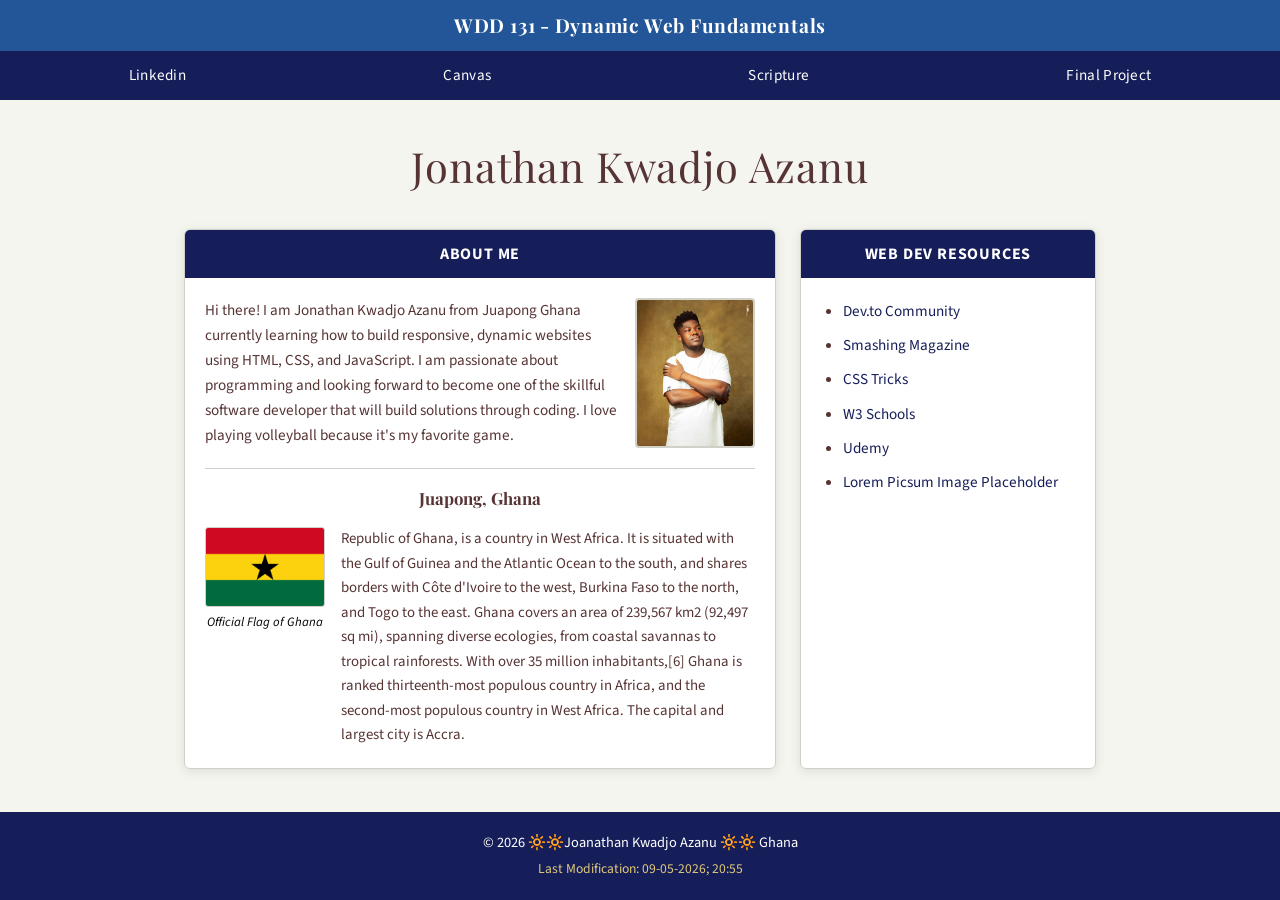
<file: index.html>
<!DOCTYPE html>
<html lang="en">
<head>
    <meta charset="UTF-8">
    <meta name="viewport" content="width=device-width, initial-scale=1.0">
    <title>WDD 131 - Dynamic Web Fundamentals - Jonathan Kwadjo Azanu</title>
    <meta name="description" content="WDD 131 - Dynamic Web Fundamentals. Your Full Name. A personal profile page featuring web development resources and biography.">
    <meta name="author" content="Your Full Name">
    <link rel="preconnect" href="https://fonts.googleapis.com">
    <link rel="preconnect" href="https://fonts.gstatic.com" crossorigin>
    <link href="https://fonts.googleapis.com/css2?family=Playfair+Display:wght@400;700&family=Source+Sans+3:wght@300;400;600&display=swap" rel="stylesheet">
    <link rel="stylesheet" href="styles/base.css">
    <script src="scripts/getdates.js" defer></script>
</head>
<body>
    <header>
        <span id="course-title">WDD 131 - Dynamic Web Fundamentals</span>
        <nav>
            <a href="www.linkedin.com/in/kwadzojonathan6996">Linkedin</a>
            <a href="https://byupw.instructure.com/">Canvas</a>
            <a href="https://www.churchofjesuschrist.org/study/scriptures/bofm/1-ne/3?lang=eng&id=p7#p7">Scripture</a>
            <a href="#" target="_blank">Final Project</a>
        </nav>
    </header>

    <main>
        <h1>Jonathan Kwadjo Azanu</h1>

    <div class="cards-grid">

      <section class="card">
        <h2>About Me</h2>
        <div class="card-body">
          <div class="about-top">
            <p>Hi there! I am Jonathan Kwadjo Azanu from Juapong Ghana currently learning how to build responsive, dynamic websites using HTML, CSS, and JavaScript. I am passionate about programming and looking forward to become one of the skillful software developer that will build solutions through coding. I love playing volleyball because it's my favorite game.</p>
            <img src="images/jonathan.jpeg" alt="Profile photo of [Your Name]" width="120" height="150">
          </div>

          <div class="location-section">
            <h3>Juapong, Ghana</h3>
            <div class="location-info">
              <figure>
                <img src="images/flag_ghana.svg.png" alt="Official Flag of [Your Country]" width="120" height="80">
                <figcaption>Official Flag of Ghana</figcaption>
              </figure>
              <p>Republic of Ghana, is a country in West Africa. It is situated with the Gulf of Guinea and the Atlantic Ocean to the south, and shares borders with Côte d'Ivoire to the west, Burkina Faso to the north, and Togo to the east. Ghana covers an area of 239,567 km2 (92,497 sq mi), spanning diverse ecologies, from coastal savannas to tropical rainforests. With over 35 million inhabitants,[6] Ghana is ranked thirteenth-most populous country in Africa, and the second-most populous country in West Africa. The capital and largest city is Accra.</p>
            </div>
          </div>
        </div>
      </section>

      <section class="card">
        <h2>Web Dev Resources</h2>
        <div class="card-body">
          <ul class="resources-list">
            <li><a href="https://dev.to" target="_blank">Dev.to Community</a></li>
            <li><a href="https://www.smashingmagazine.com" target="_blank">Smashing Magazine</a></li>
            <li><a href="https://css-tricks.com" target="_blank">CSS Tricks</a></li>
            <li><a href="https://www.w3schools.com" target="_blank">W3 Schools</a></li>
            <li><a href="https://www.udemy.com" target="_blank">Udemy</a></li>
            <li><a href="https://picsum.photos" target="_blank">Lorem Picsum Image Placeholder</a></li>
          </ul>
        </div>
      </section>

    </div>
        
    </main>
    <footer>
        <p>
      &copy; 2026<span id="currentyear"></span> 🔆🔆Joanathan Kwadjo Azanu 🔆🔆 Ghana
    </p>
    <p id="lastModified">Last Modification: 09-05-2026; 20:55</p>
    </footer>
</body>
</html>
</file>
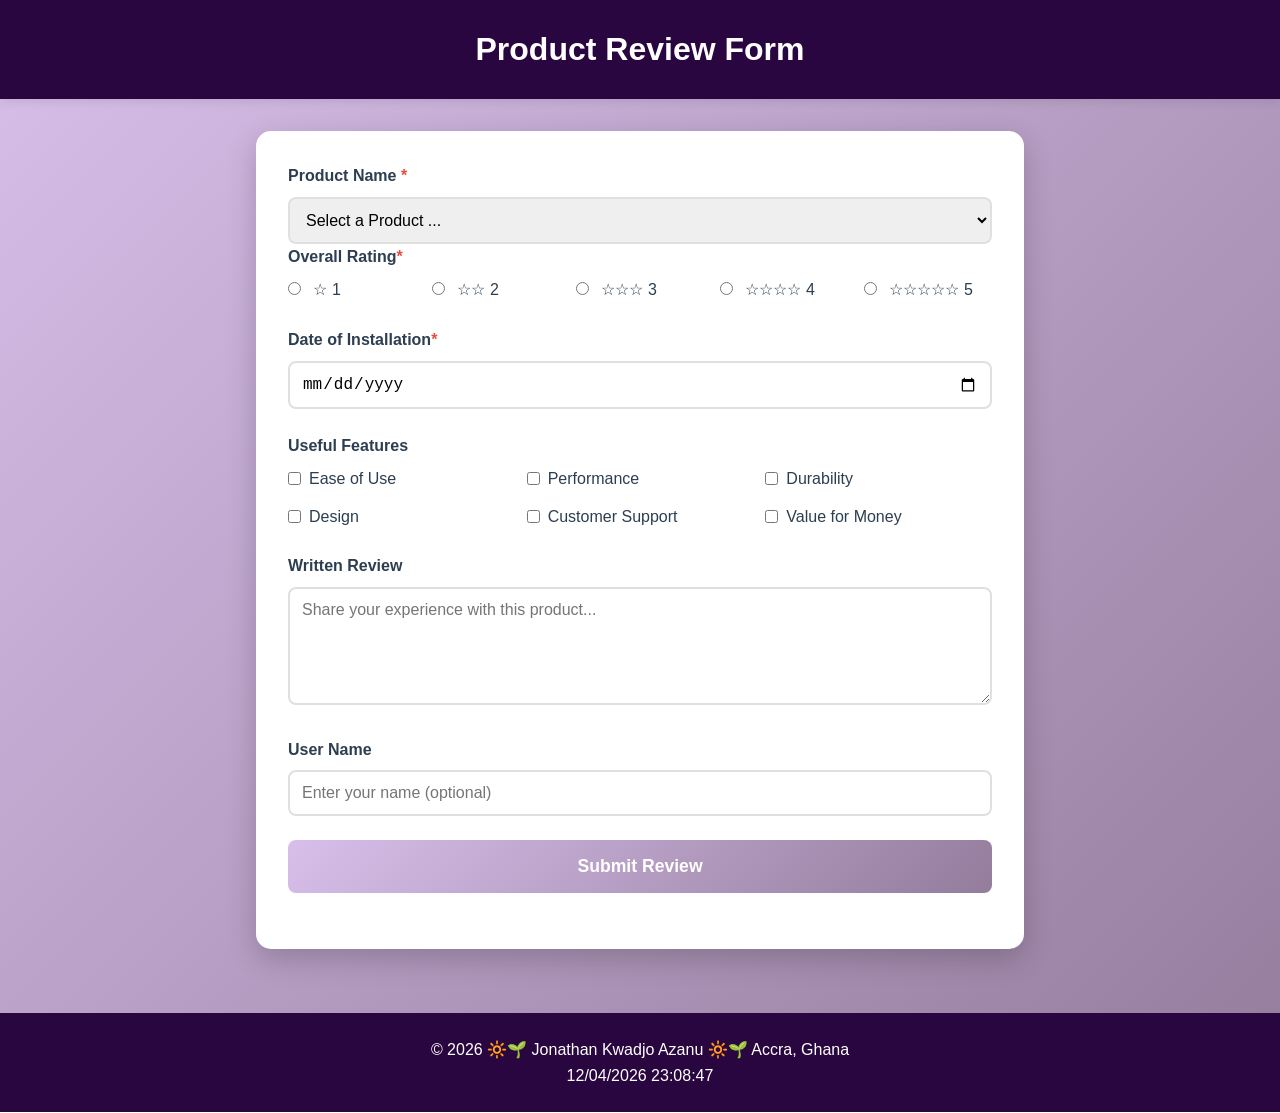
<file: form.html>
<!DOCTYPE html>
<html lang="en">
<head>
    <meta charset="UTF-8">
    <meta name="viewport" content="width=device-width, initial-scale=1.0">
    <meta name="description" content="A webpage containing a form for users to submit their product reviews, including ratings, features, and written feedback.">
    <meta name="author" content="Jonathan Kwadjo Azanu">
    <title>Product Review Form</title>
    <link rel="stylesheet" href="styles/form.css">
    <script src="scripts/form.js" defer></script>
    <link rel="preconnect" href="https://fonts.googleapis.com">
    <link rel="preconnect" href="https://fonts.gstatic.com" crossorigin>
    <link href="https://fonts.googleapis.com/css2?family=Roboto:wght@400;800&display=swap" rel="stylesheet">
</head>
<body>
    <header>
        <h1>Product Review Form</h1>
    </header>
    <main>
        <form action="review.html" method="get" id="review-form">
            <div class="form-group">
                <label for="product-name">Product Name <span class="required">*</span></label>
                <select id="product-name" name="productName" required>
                    <option value="" disabled selected>Select a Product ...</option>
                </select>
                <label class="rating-label">Overall Rating<span class="required">*</span></label> 
                <div class="rating-container">
                    <div class="rating-option">
                        <input type="radio" id="rating-1" name="rating" value="1" required>
                        <label for="rating-1">☆ 1</label>
                    </div>
                    <div class="rating-option">
                        <input type="radio" id="rating-2" name="rating" value="2" required>
                        <label for="rating-2">☆☆ 2</label>
                    </div>
                    <div class="rating-option">
                        <input type="radio" id="rating-3" name="rating" value="3" required>
                        <label for="rating-3">☆☆☆ 3</label>
                    </div>
                    <div class="rating-option">
                        <input type="radio" id="rating-4" name="rating" value="4" required>
                        <label for="rating-4">☆☆☆☆ 4</label>
                    </div>
                     <div class="rating-option">
                        <input type="radio" id="rating-5" name="rating" value="5" required>
                        <label for="rating-5">☆☆☆☆☆ 5</label>
                     </div>
                </div>
            </div>

            <div class="form-group">
                <label for="install-date">Date of Installation<span class="required">*</span></label>
                <input type="date" id="install-date" name="installDate" required>
            </div>

            <div class="form-group">
                <label>Useful Features</label>
                <div class="checkbox-group">
                    <div class="checkbox-option">
                        <input type="checkbox" id="feature1" name="features" value="Ease of Use">
                        <label for="feature1">Ease of Use</label>
                    </div>
                    <div class="checkbox-option">
                        <input type="checkbox" id="feature2" name="features" value="Performance">
                        <label for="feature2">Performance</label>
                    </div>
                    <div class="checkbox-option">
                        <input type="checkbox" id="feature3" name="features" value="Durability">
                        <label for="feature3">Durability</label>
                    </div>
                    <div class="checkbox-option">
                        <input type="checkbox" id="feature4" name="features" value="Design">
                        <label for="feature4">Design</label>
                    </div>
                    <div class="checkbox-option">
                        <input type="checkbox" id="feature5" name="features" value="Customer Support">
                        <label for="feature5">Customer Support</label>
                    </div>
                    <div class="checkbox-option">
                        <input type="checkbox" id="feature6" name="features" value="Value for Money">
                        <label for="feature6">Value for Money</label>
                    </div>
                </div>
            </div>

            <div class="form-group">
                <label for="review">Written Review</label>
                <textarea id="review" name="review" rows="5" placeholder="Share your experience with this product..."></textarea>
            </div>

            <div class="form-group">
                <label for="username">User Name</label>
                <input type="text" id="username" name="userName" placeholder="Enter your name (optional)">
            </div>

            <div class="form-group">
                <input type="submit" value="Submit Review" class="submit-btn">
            </div>
        </form>
    </main>

    <footer>
        <p>© <span id="current-year"></span> 🔆🌱 Jonathan Kwadjo Azanu 🔆🌱 Accra, Ghana</p>
        <p><span id="last-modified">📅 Last Modified:</span></p>
    </footer>
    
</body>
</html>
</file>
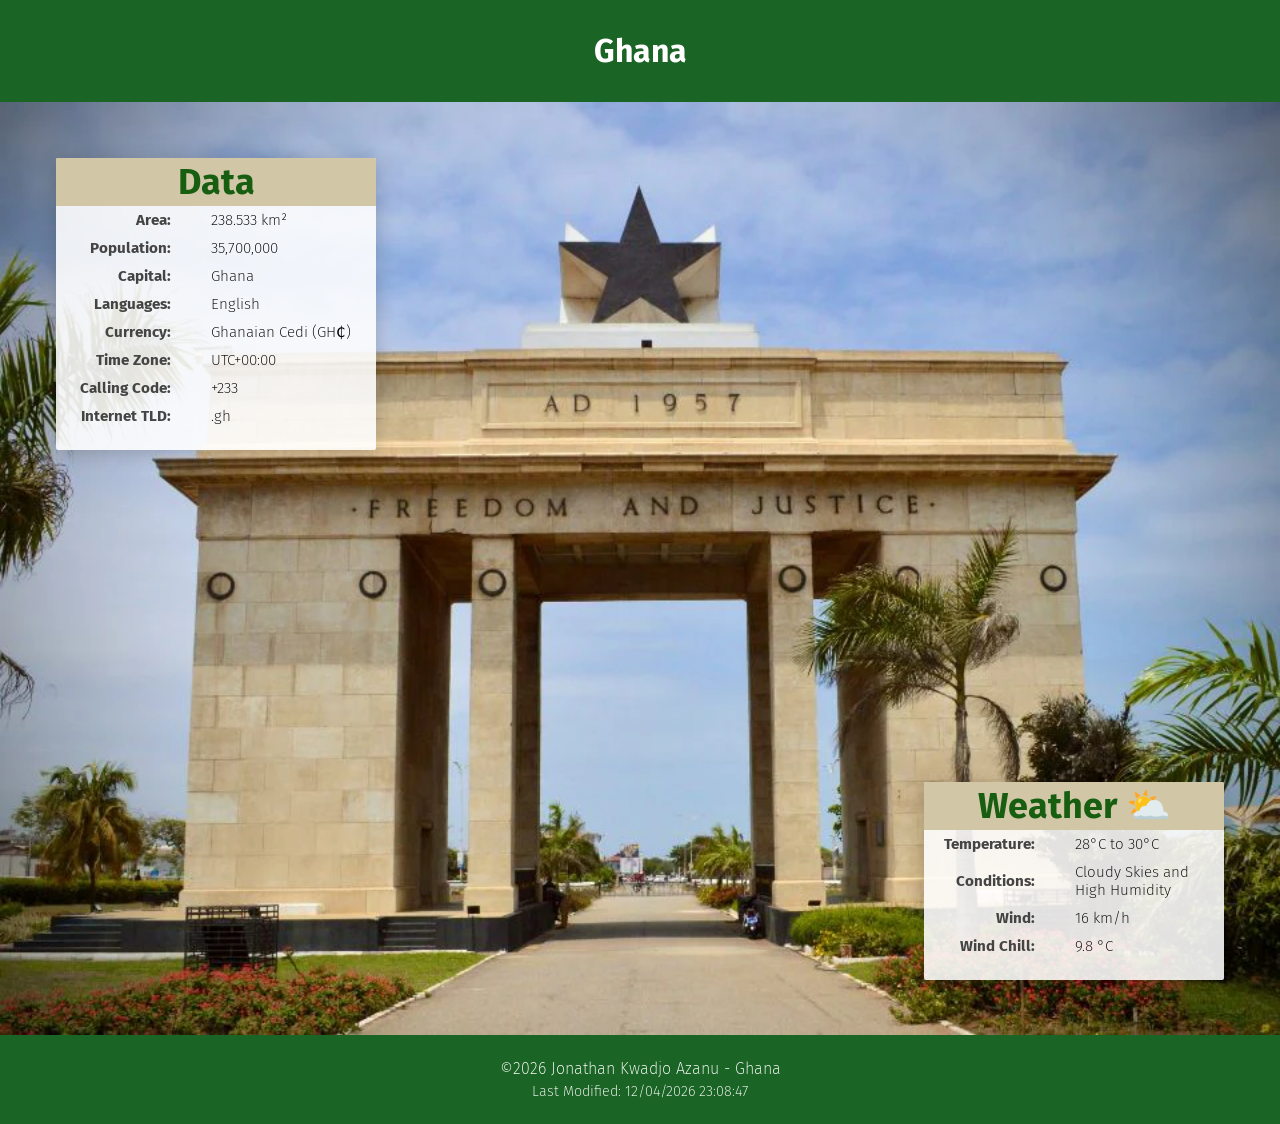
<file: place.html>
<!DOCTYPE html>
<html lang="en">
<head>
    <meta charset="UTF-8">
    <meta name="viewport" content="width=device-width, initial-scale=1.0">
    <meta name="author" content="Jonathan Kwadjo Azanu">
    <meta name="description" content="Page with information of Ghana the country where I live in, and it is my assignment of week 3">
    <title>Country Page: Ghana - WDD 131</title>
     <link rel="stylesheet" href="styles/place.css">
     <link rel="stylesheet" href="styles/place-large.css">
     <link rel="preconnect" href="https://fonts.googleapis.com">
  <link rel="preconnect" href="https://fonts.gstatic.com" crossorigin>
  <link href="https://fonts.googleapis.com/css2?family=Fira+Sans:wght@400;500;700&display=swap" rel="stylesheet">
    <script src="scripts/place.js" defer></script>
</head>
<body>
    <header>
        <h1>Ghana</h1>
    </header>
    <main>
        <div class="hero">
        <picture>
            <source srcset="images/accra_ghana_large.webp" media="(min-width: 1000px )" >
            <source  srcset="images/accra_ghana_medium.webp" media="(min-width: 500px )" >
            <img src="images/accra_ghana_small.webp" alt="The accra arch freedom Ghana justice stock photos, high-definition images, and pictures" width="1500" height="750">
        </picture>
    </div>
    <section class="card data-card">
        <div class="card-title">
            <h2>Data</h2>
        </div>    
          <div class="card-body">
                <table class="info-table">
                    <tr><td class="label">Area:</td><td class="value">238.533 km²</td></tr>
                    <tr><td class="label">Population:</td><td class="value">35,700,000</td></tr>
                    <tr><td class="label">Capital:</td><td class="value">Ghana</td></tr>
                    <tr><td class="label">Languages:</td><td class="value">English</td></tr>
                    <tr><td class="label">Currency:</td><td class="value">Ghanaian Cedi (GH₵)</td></tr>
                    <tr><td class="label">Time Zone:</td><td class="value">UTC+00:00</td></tr>
                    <tr><td class="label">Calling Code:</td><td class="value">+233</td></tr>
                    <tr><td class="label">Internet TLD:</td><td class="value">.gh</td></tr>
                </table>
            </div>
        </section>

        <section class="card weather-card">
           <div class="card-title">
            <h2>Weather</h2>
    
        </div>  
           <div class="card-body">
                <div class="mobile-weather-icon">
                    <img src="images/weather.svg" alt="weather icon" class="weather-icon">
                </div>
                <table class="info-table">
                    <tr><td class="label">Temperature:</td><td class="value">28°C to 30°C</td></tr>
                    <tr><td class="label">Conditions:</td><td class="value">Cloudy Skies and High Humidity</td></tr>
                    <tr><td class="label">Wind:</td><td class="value">16 km/h</td></tr>
                    <tr><td class="label">Wind Chill:</td><td class="value" id="wind-chill">8.9 °C</td></tr>
                </table>
            </div>
        </section>
    </main>
    <footer>
         <p>©<span id="currentyear"></span> Jonathan Kwadjo Azanu - Ghana</p>
        <p id="lastModified"></p>
    </footer>
</body>
</html>
</file>
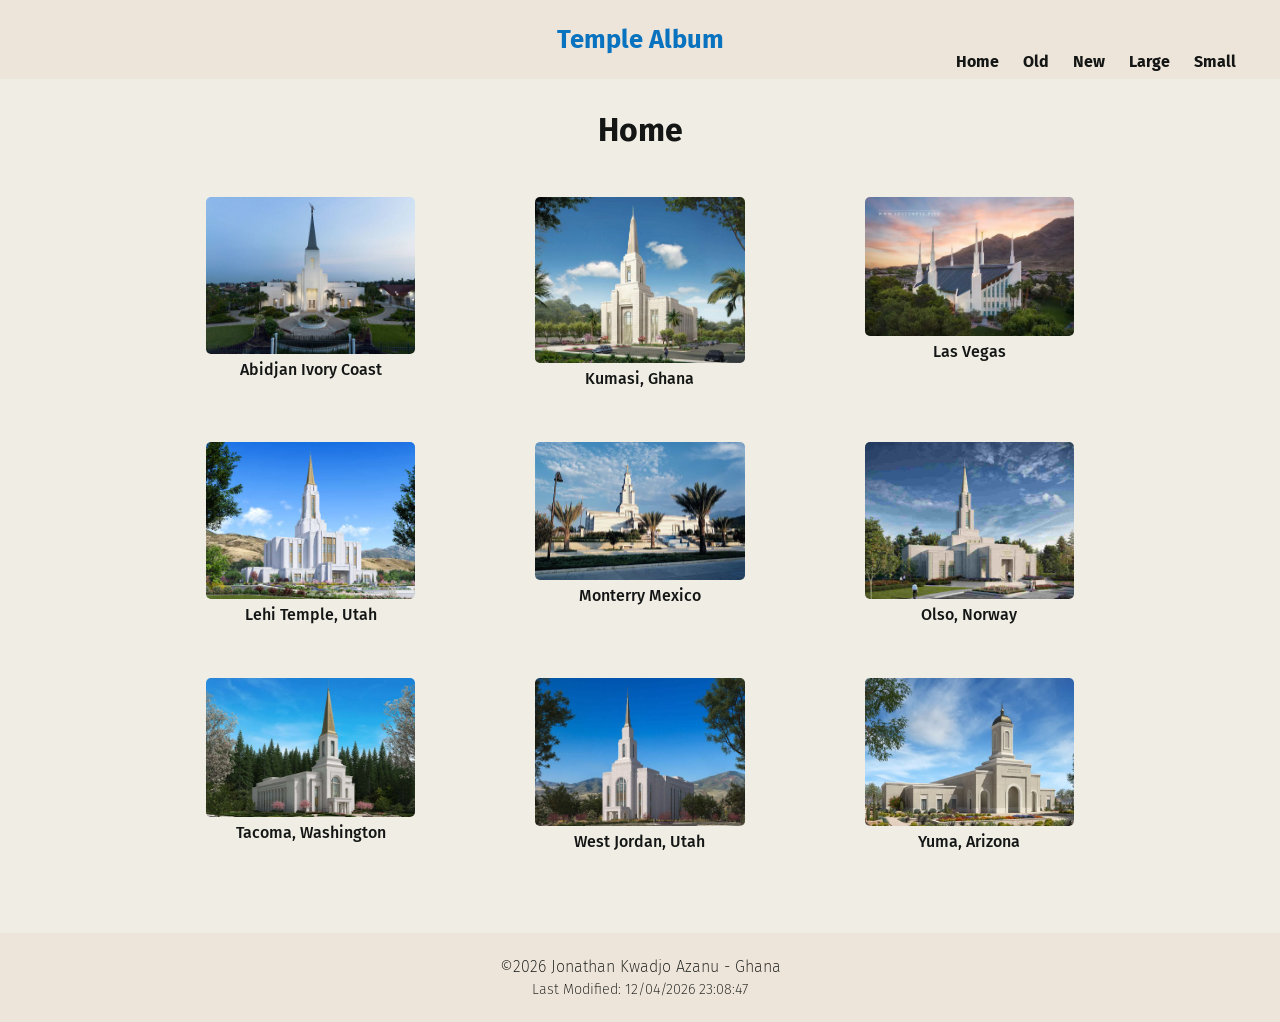
<file: temples.html>
<!DOCTYPE html>
<html lang="en">
<head>
    <meta charset="UTF-8">
    <meta name="viewport" content="width=device-width, initial-scale=1.0">
    <title>Jonathan Kwadjo Azanu - WDD 131 Temple Album</title>
    <meta name="description" content="Temples Pictures Album corresponding to assignment of week2 WDD131.">
    <meta name="author" content="Jonathan Kwadjo Azanu">
    <link rel="stylesheet" href="styles/temples.css">
    <link rel="stylesheet" href="styles/temples-large.css">
    <link rel="preconnect" href="https://fonts.googleapis.com">
    <link rel="preconnect" href="https://fonts.gstatic.com" crossorigin>
    <link href="https://fonts.googleapis.com/css2?family=Fira+Sans:wght@400;500;700&display=swap" rel="stylesheet">
    <script src="scripts/temples.js" defer></script>
</head>

<body>
    <header>
        <p>Temple Album</p>
        <button type="button" id="menu" aria-label="Menu"></button>
        <nav>
            <ul class="navigation">
                <li><a href="#" title="Home">Home</a></li>
                <li><a href="#" title="Old">Old</a></li>
                <li><a href="#" title="New">New</a></li>
                <li><a href="#" title="Large">Large</a></li>
                <li><a href="#" title="Small">Small</a></li>
            </ul>
        </nav>
    </header>
    <main>
        <h1>Home</h1>
        <section class="temples-galery">
  <figure>
    <img src="images/abidjan-ivory-coast-temple.jpg" alt="Abidjan Ivory Coast Temple Picture">
    <figcaption>Abidjan Ivory Coast</figcaption>
  </figure>

  <figure>
    <img src="images/kumasi-ghana-temple.jpg" alt="Kumasi Temple Picture ">
    <figcaption>Kumasi, Ghana</figcaption>
  </figure>

  <figure>
    <img src="images/las-vegas-temple.webp" alt="Las Vegas Temple Picture">
    <figcaption>Las Vegas</figcaption>
  </figure>

  <figure>
    <img src="images/lehi-temple-rendering.jpg" alt="Lehi Temple Picture">
    <figcaption>Lehi Temple, Utah</figcaption>
  </figure>

  <figure>
    <img src="images/mexico-temple.avif" alt="Monterry Mexico Temple Picture">
    <figcaption>Monterry Mexico</figcaption>
  </figure>

  <figure>
    <img src="images/oslo-norway-temple.jpg" alt="Olso Norway Temple">
    <figcaption>Olso, Norway</figcaption>
  </figure>

  <figure>
    <img src="images/tacoma-washington-temple.jpg" alt="Tacoma Washington Temple Picture">
    <figcaption>Tacoma, Washington</figcaption>
  </figure>

  <figure>
    <img src="images/west-jordan-utah-temple.jpg" alt="West Jordan Temple Picture">
    <figcaption>West Jordan, Utah</figcaption>
  </figure>

  <figure>
    <img src="images/yuma-temple-exterior.webp" alt="Yuma Temple Picture">
    <figcaption>Yuma, Arizona</figcaption>
  </figure>
</section>

    </main>
    <footer>
        <p>©<span id="currentyear"></span> Jonathan Kwadjo Azanu - Ghana</p>
        <p id="lastModified"></p>
    </footer>
</body>
</html>
</file>
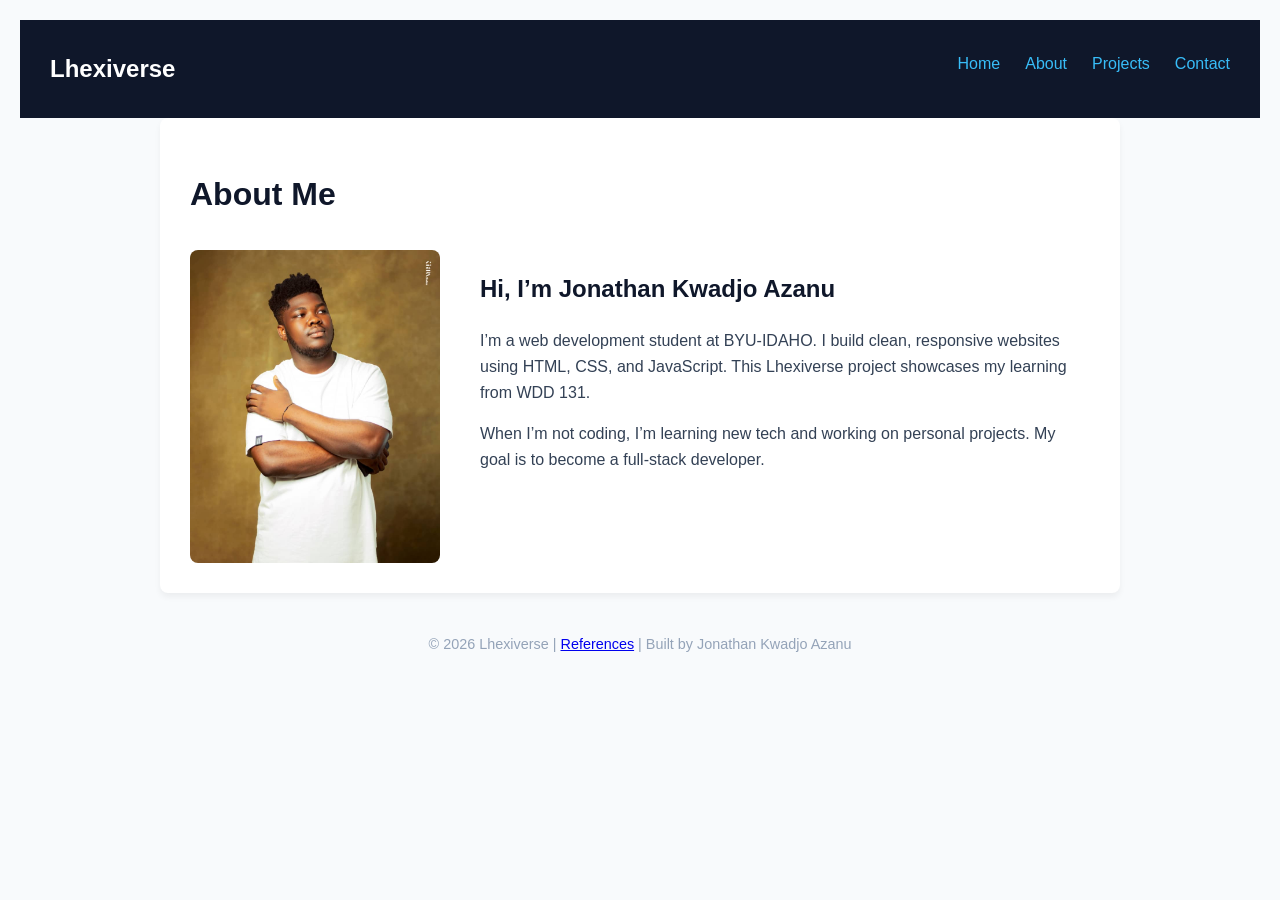
<file: project/about.html>
<!DOCTYPE html>
<html lang="en">
<head>
  <meta charset="UTF-8">
  <meta name="viewport" content="width=device-width, initial-scale=1.0">
  <title>About - Lhexiverse</title>
  <link rel="stylesheet" href="styles/site_plan.css">
</head>
<body>
  <nav class="navbar">
    <div class="nav-logo">Lhexiverse</div>
    <button class="nav-toggle" id="navToggle">☰</button>
    <ul class="nav-menu" id="navMenu">
      <li><a href="siteplan.html">Home</a></li>
      <li><a href="about.html">About</a></li>
      <li><a href="projects.html">Projects</a></li>
      <li><a href="contact.html">Contact</a></li>
    </ul>
  </nav>

  <main>
    <h1>About Me</h1>
    <div class="about-container">
      <img src="images/jonathan.jpeg" alt="Studio portrait of Jonathan Kwadjo Azanu, web development student. He is wearing a white t-shirt, arms crossed, looking to his left with a thoughtful expression against a warm brown backdrop" loading="lazy" width="200">
      <div>
        <h2>Hi, I’m Jonathan Kwadjo Azanu</h2>
        <p>I’m a web development student at BYU-IDAHO. I build clean, responsive websites using HTML, CSS, and JavaScript. This Lhexiverse project showcases my learning from WDD 131.</p>
        <p>When I’m not coding, I’m learning new tech and working on personal projects. My goal is to become a full-stack developer.</p>
      </div>
    </div>
  </main>

  <footer>
    <p>&copy; 2026 Lhexiverse | <a href="references.html">References</a> | Built by Jonathan Kwadjo Azanu</p>
  </footer>
  <script src="scripts/main.js"></script>
</body>
</html>
</file>
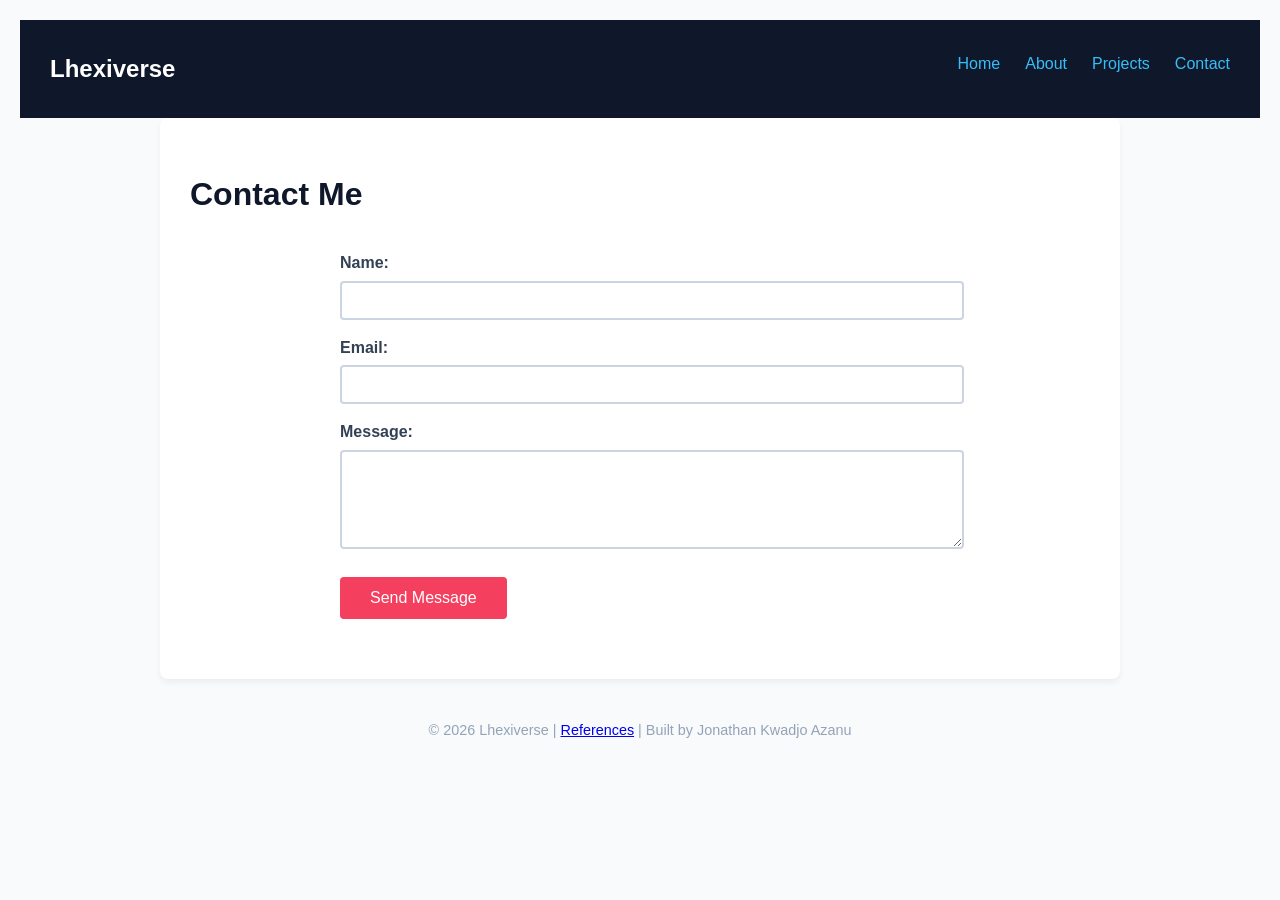
<file: project/contact.html>
<!DOCTYPE html>
<html lang="en">
<head>
  <meta charset="UTF-8">
  <meta name="viewport" content="width=device-width, initial-scale=1.0">
  <title>Contact - Lhexiverse</title>
  <link rel="stylesheet" href="styles/site_plan.css">
</head>
<body>
  <nav class="navbar">
    <div class="nav-logo">Lhexiverse</div>
    <button class="nav-toggle" id="navToggle">☰</button>
    <ul class="nav-menu" id="navMenu">
      <li><a href="siteplan.html">Home</a></li>
      <li><a href="about.html">About</a></li>
      <li><a href="projects.html">Projects</a></li>
      <li><a href="contact.html">Contact</a></li>
    </ul>
  </nav>

  <main>
    <h1>Contact Me</h1>
    <form id="contactForm" novalidate>
      <label for="name">Name:</label>
      <input type="text" id="name" name="name" required>
      <span class="error"></span>

      <label for="email">Email:</label>
      <input type="email" id="email" name="email" required>
      <span class="error"></span>

      <label for="message">Message:</label>
      <textarea id="message" name="message" rows="5" required></textarea>
      <span class="error"></span>

      <button type="submit">Send Message</button>
    </form>
  </main>

  <footer>
    <p>&copy; 2026 Lhexiverse | <a href="references.html">References</a> | Built by Jonathan Kwadjo Azanu</p>
  </footer>
  <script src="scripts/main.js"></script>
</body>
</html>
</file>
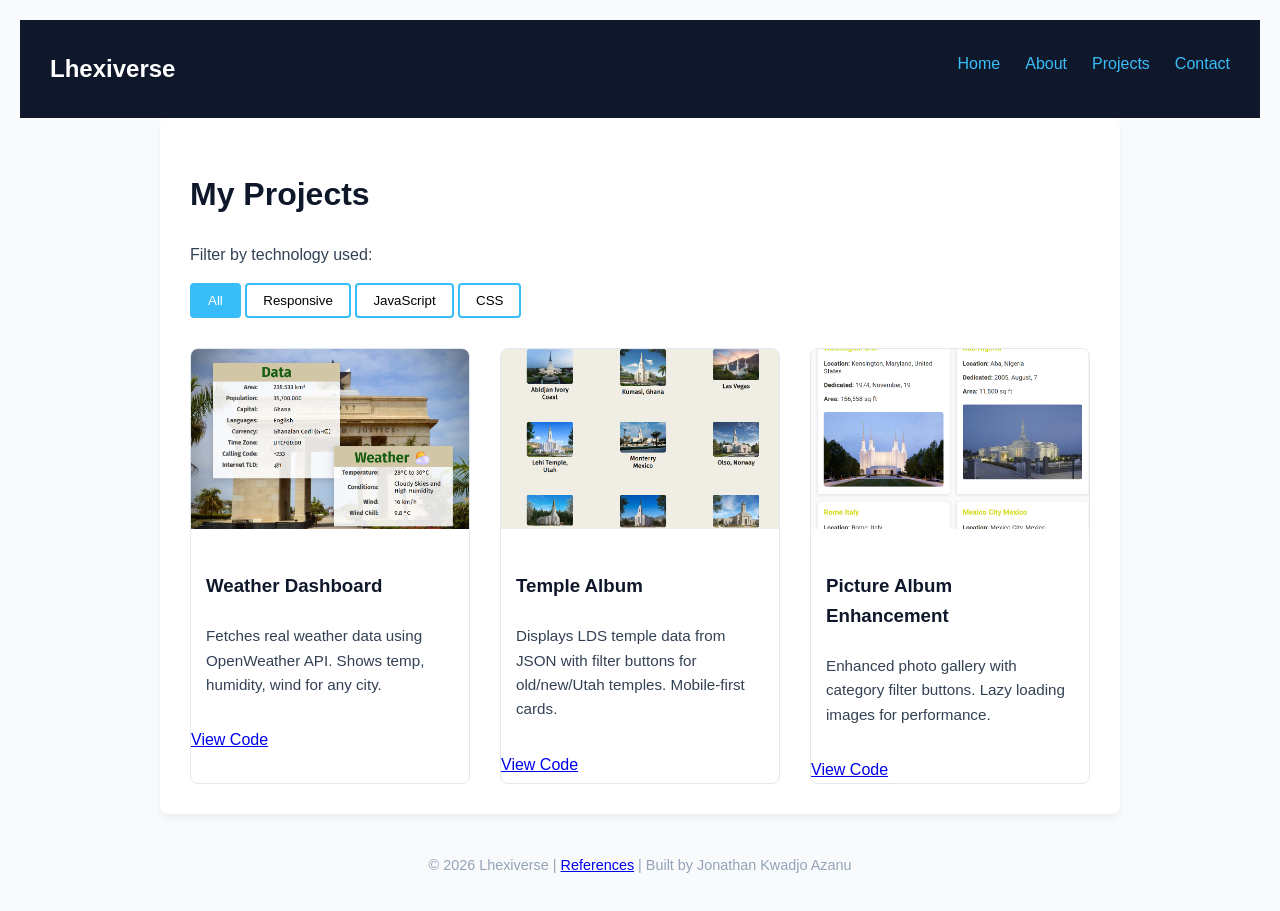
<file: project/projects.html>
<!DOCTYPE html>
<html lang="en">
<head>
  <meta charset="UTF-8">
  <meta name="viewport" content="width=device-width, initial-scale=1.0">
  <title>Projects - Lhexiverse</title>
  <link rel="stylesheet" href="styles/site_plan.css">
</head>
<body>
  <nav class="navbar">
    <div class="nav-logo">Lhexiverse</div>
    <button class="nav-toggle" id="navToggle">☰</button>
    <ul class="nav-menu" id="navMenu">
      <li><a href="siteplan.html">Home</a></li>
      <li><a href="about.html">About</a></li>
      <li><a href="projects.html">Projects</a></li>
      <li><a href="contact.html">Contact</a></li>
    </ul>
  </nav>

  <main>
    <h1>My Projects</h1>
    <p>Filter by technology used:</p>
    
    <div class="filter-buttons">
      <button class="filter-btn active" data-category="All">All</button>
      <button class="filter-btn" data-category="Responsive">Responsive</button>
      <button class="filter-btn" data-category="JavaScript">JavaScript</button>
      <button class="filter-btn" data-category="CSS">CSS</button>
    </div>
    
    <div class="projects-grid" id="projectsContainer"></div>
  </main>

  <footer>
    <p>&copy; 2026 Lhexiverse | <a href="references.html">References</a> | Built by Jonathan Kwadjo Azanu</p>
  </footer>
  <script src="scripts/main.js"></script>
</body>
</html>
</file>
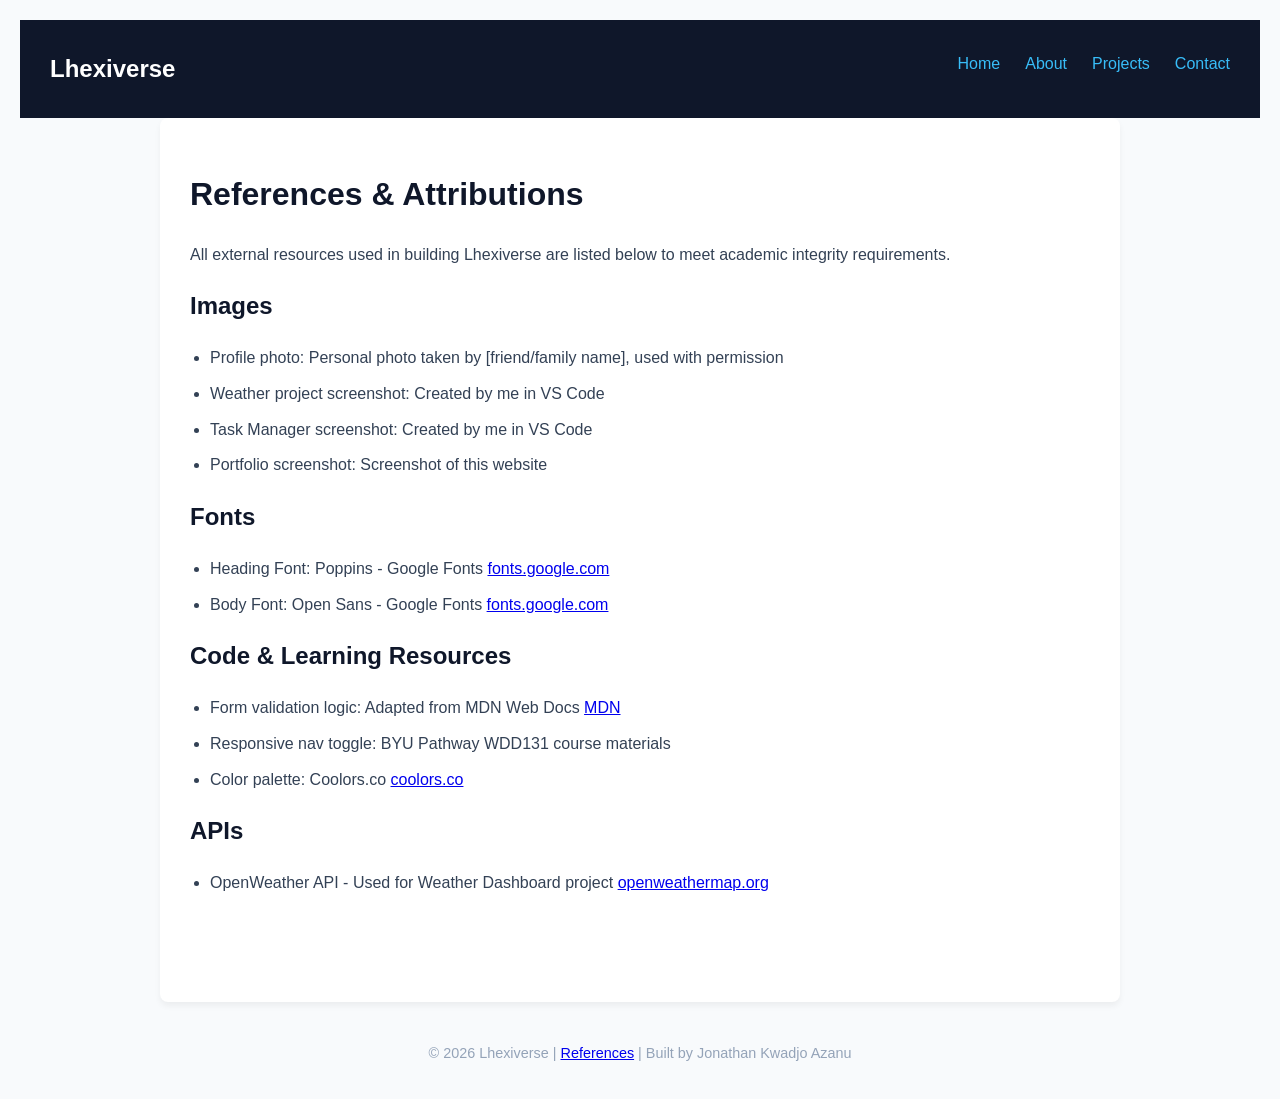
<file: project/references.html>
<!DOCTYPE html>
<html lang="en">
<head>
  <meta charset="UTF-8">
  <meta name="viewport" content="width=device-width, initial-scale=1.0">
  <title>References - Lhexiverse</title>
  <link rel="stylesheet" href="styles/site_plan.css">
</head>
<body>
  <nav class="navbar">
    <div class="nav-logo">Lhexiverse</div>
    <button class="nav-toggle" id="navToggle">☰</button>
    <ul class="nav-menu" id="navMenu">
      <li><a href="siteplan.html">Home</a></li>
      <li><a href="about.html">About</a></li>
      <li><a href="projects.html">Projects</a></li>
      <li><a href="contact.html">Contact</a></li>
    </ul>
  </nav>

  <main>
    <h1>References & Attributions</h1>
    <p>All external resources used in building Lhexiverse are listed below to meet academic integrity requirements.</p>
    
    <section class="references-list">
      <h2>Images</h2>
      <ul>
        <li>Profile photo: Personal photo taken by [friend/family name], used with permission</li>
        <li>Weather project screenshot: Created by me in VS Code</li>
        <li>Task Manager screenshot: Created by me in VS Code</li>
        <li>Portfolio screenshot: Screenshot of this website</li>
      </ul>

      <h2>Fonts</h2>
      <ul>
        <li>Heading Font: Poppins - Google Fonts <a href="https://fonts.google.com/specimen/Poppins" target="_blank">fonts.google.com</a></li>
        <li>Body Font: Open Sans - Google Fonts <a href="https://fonts.google.com/specimen/Open+Sans" target="_blank">fonts.google.com</a></li>
      </ul>

      <h2>Code & Learning Resources</h2>
      <ul>
        <li>Form validation logic: Adapted from MDN Web Docs <a href="https://developer.mozilla.org/en-US/docs/Web/HTML/Element/form" target="_blank">MDN</a></li>
        <li>Responsive nav toggle: BYU Pathway WDD131 course materials</li>
        <li>Color palette: Coolors.co <a href="https://coolors.co/" target="_blank">coolors.co</a></li>
      </ul>

      <h2>APIs</h2>
      <ul>
        <li>OpenWeather API - Used for Weather Dashboard project <a href="https://openweathermap.org/api" target="_blank">openweathermap.org</a></li>
      </ul>
    </section>
  </main>

  <footer>
    <p>&copy; 2026 Lhexiverse | <a href="references.html">References</a> | Built by Jonathan Kwadjo Azanu</p>
  </footer>
  <script src="scripts/main.js"></script>
</body>
</html>
</file>
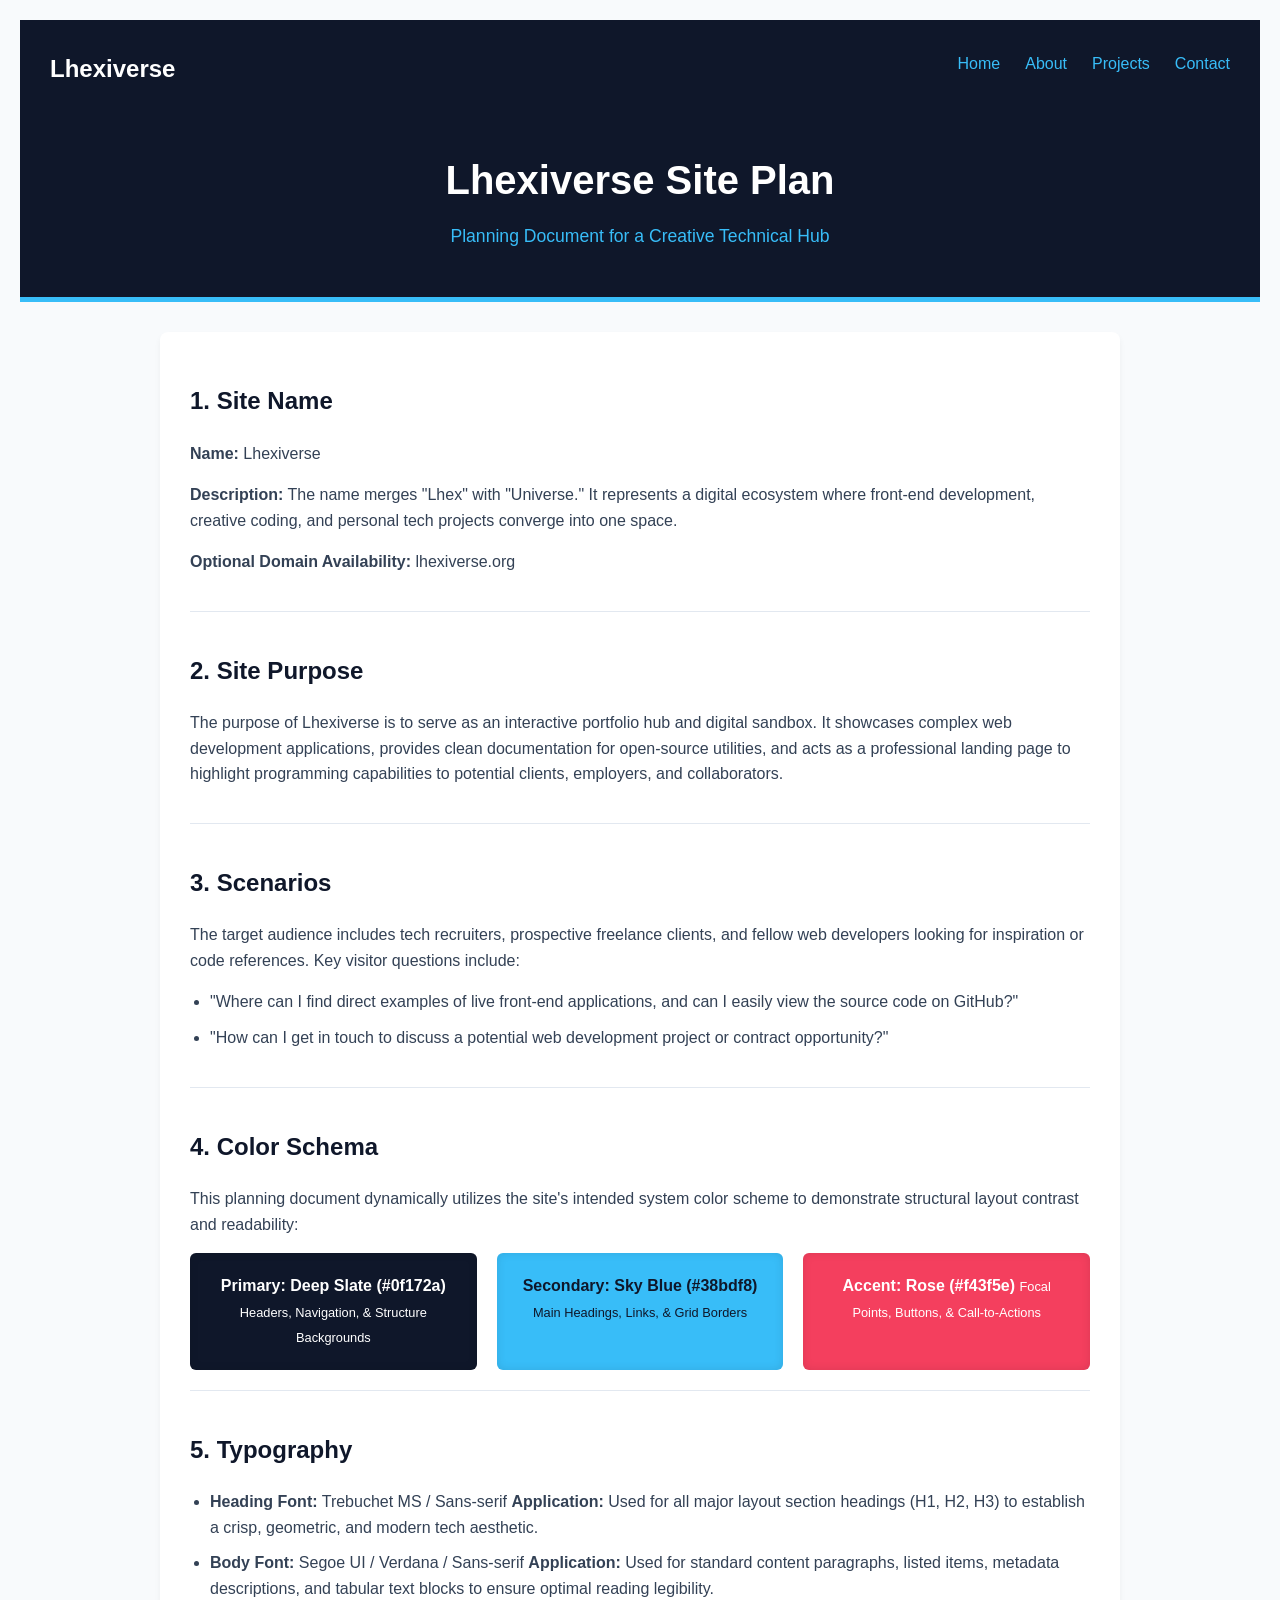
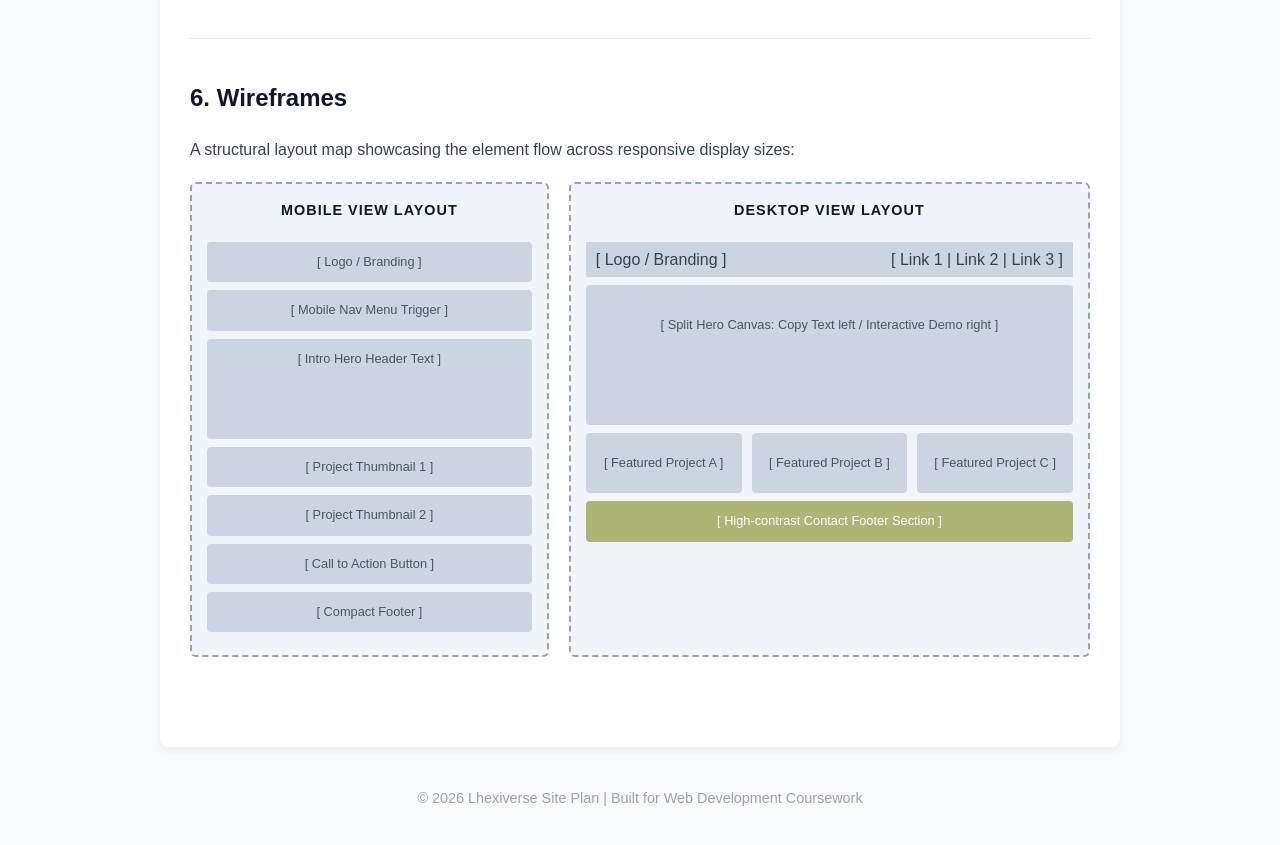
<file: project/siteplan.html>
<!DOCTYPE html>
<html lang="en">
<head>
    <meta charset="UTF-8">
    <meta name="viewport" content="width=device-width, initial-scale=1.0">
    <title>Lhexiverse - Site Plan</title>

    <meta name="description" content="Site planning document for Lhexiverse, a technical portfolio hub outlining its purpose, color schema, typography, and wireframes.">
    <meta name="author" content="Jonathan Kwadjo Azanu">
    <link rel="stylesheet" href="styles/site_plan.css">
</head>
<body>
    <nav class="navbar">
  <div class="nav-logo">Lhexiverse</div>
  <button class="nav-toggle" id="navToggle">☰</button>
  <ul class="nav-menu" id="navMenu">
    <li><a href="siteplan.html">Home</a></li>
    <li><a href="about.html">About</a></li>
    <li><a href="projects.html">Projects</a></li>
    <li><a href="contact.html">Contact</a></li>
  </ul>
</nav>

    <header>
        <h1>Lhexiverse Site Plan</h1>
        <p>Planning Document for a Creative Technical Hub</p>
    </header>

    <main>
        <section>
            <h2>1. Site Name</h2>
            <p><strong>Name:</strong> Lhexiverse</p>
            <p><strong>Description:</strong> The name merges "Lhex" with "Universe." It represents a digital ecosystem where front-end development, creative coding, and personal tech projects converge into one space.</p>
            <p><strong>Optional Domain Availability:</strong> lhexiverse.org</p>
        </section>

        <section>
            <h2>2. Site Purpose</h2>
            <p>The purpose of Lhexiverse is to serve as an interactive portfolio hub and digital sandbox. It showcases complex web development applications, provides clean documentation for open-source utilities, and acts as a professional landing page to highlight programming capabilities to potential clients, employers, and collaborators.</p>
        </section>

        <section>
            <h2>3. Scenarios</h2>
            <p>The target audience includes tech recruiters, prospective freelance clients, and fellow web developers looking for inspiration or code references. Key visitor questions include:</p>
            <ul>
                <li>"Where can I find direct examples of live front-end applications, and can I easily view the source code on GitHub?"</li>
                <li>"How can I get in touch to discuss a potential web development project or contract opportunity?"</li>
            </ul>
        </section>

        <section>
            <h2>4. Color Schema</h2>
            <p>This planning document dynamically utilizes the site's intended system color scheme to demonstrate structural layout contrast and readability:</p>
            
            <div class="color-palette">
                <div class="color-box palette-primary">
                    <span>Primary: Deep Slate (#0f172a)</span>
                    <span class="palette-subtext">Headers, Navigation, &amp; Structure Backgrounds</span>
                </div>
                <div class="color-box palette-secondary">
                    <span>Secondary: Sky Blue (#38bdf8)</span>
                    <span class="palette-subtext">Main Headings, Links, &amp; Grid Borders</span>
                </div>
                <div class="color-box palette-accent">
                    <span>Accent: Rose (#f43f5e)</span>
                    <span class="palette-subtext">Focal Points, Buttons, &amp; Call-to-Actions</span>
                </div>
            </div>
        </section>

        <section>
            <h2>5. Typography</h2>
            <ul>
                <li>
                    <strong>Heading Font:</strong> Trebuchet MS / Sans-serif 
                    <span class="typography-block"><strong>Application:</strong> Used for all major layout section headings (H1, H2, H3) to establish a crisp, geometric, and modern tech aesthetic.</span>
                </li>
                <li>
                    <strong>Body Font:</strong> Segoe UI / Verdana / Sans-serif 
                    <span class="typography-block"><strong>Application:</strong> Used for standard content paragraphs, listed items, metadata descriptions, and tabular text blocks to ensure optimal reading legibility.</span>
                </li>
            </ul>
        </section>

        <section>
            <h2>6. Wireframes</h2>
            <p>A structural layout map showcasing the element flow across responsive display sizes:</p>

            <div class="wireframe-container">
                <div class="wireframe">
                    <h4>Mobile View Layout</h4>
                    <div class="mock-element">[ Logo / Branding ]</div>
                    <div class="mock-element">[ Mobile Nav Menu Trigger ]</div>
                    <div class="mock-element wireframe-mobile-hero">[ Intro Hero Header Text ]</div>
                    <div class="mock-element">[ Project Thumbnail 1 ]</div>
                    <div class="mock-element">[ Project Thumbnail 2 ]</div>
                    <div class="mock-element">[ Call to Action Button ]</div>
                    <div class="mock-element">[ Compact Footer ]</div>
                </div>

                <div class="wireframe wireframe-desktop-wrapper">
                    <h4>Desktop View Layout</h4>
                    <div class="wireframe-desktop-nav">
                        <span>[ Logo / Branding ]</span>
                        <span>[ Link 1 | Link 2 | Link 3 ]</span>
                    </div>
                    <div class="mock-element wireframe-desktop-hero">[ Split Hero Canvas: Copy Text left / Interactive Demo right ]</div>
                    <div class="mock-grid">
                        <div class="mock-col">[ Featured Project A ]</div>
                        <div class="mock-col">[ Featured Project B ]</div>
                        <div class="mock-col">[ Featured Project C ]</div>
                    </div>
                    <div class="mock-element wireframe-desktop-footer">[ High-contrast Contact Footer Section ]</div>
                </div>
            </div>
        </section>
    </main>

    <footer>
        <p>&copy; 2026 Lhexiverse Site Plan | Built for Web Development Coursework</p>
    </footer>
    <script src="scripts/main.js"></script>
</body>
</html>
</file>
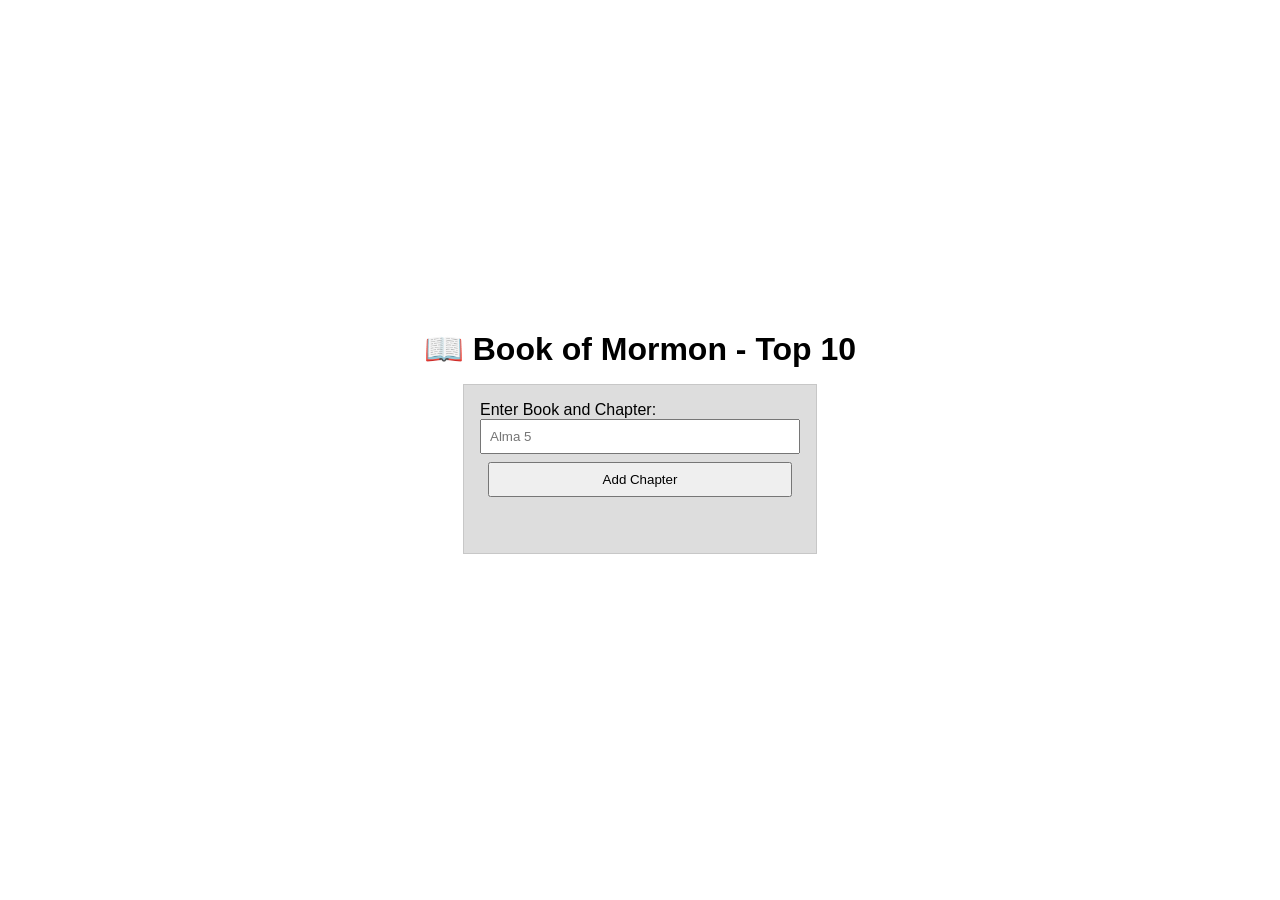
<file: week02/bom.html>
<!DOCTYPE html>
<html lang="en">
<head>
    <meta charset="UTF-8">
    <meta name="viewport" content="width=device-width, initial-scale=1.0">
    <title>Book of Mormon - Top 10</title>
    <link rel="stylesheet" href="styles/bom.css">
    <script src="scripts/bom.js" defer></script>
</head>
<body>
    <h1>📖 Book of Mormon - Top 10</h1>
<main>
	<label for="favchap">Enter Book and Chapter: </label>
	<input type="text" id="favchap" placeholder="Alma 5">
	<button type="submit">Add Chapter</button>
	<ul id="list"></ul>
</main>
</body>
</html>
</file>
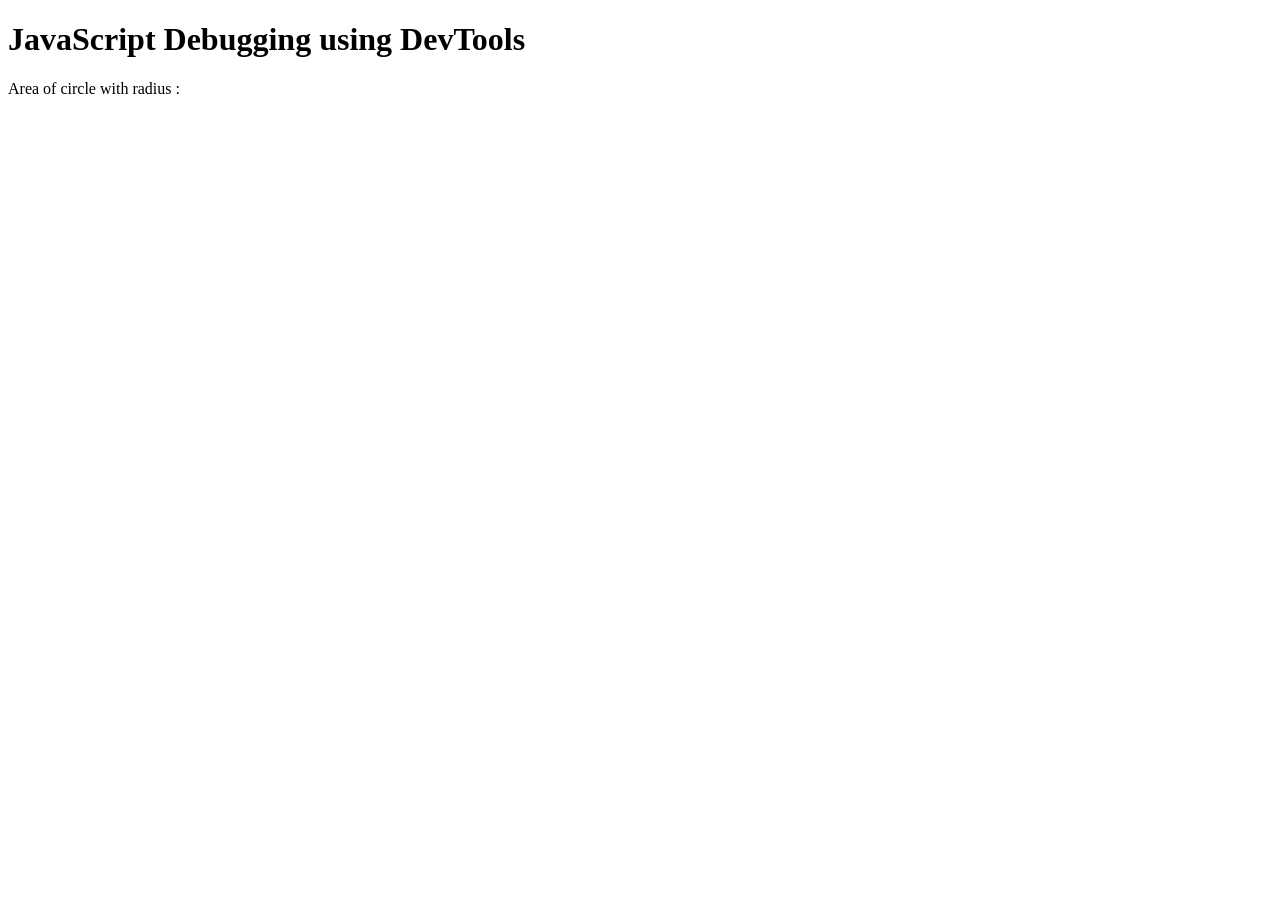
<file: week02/debugging.html>
<!DOCTYPE html>
<html lang="en">
<head>
    <meta charset="UTF-8">
    <meta name="viewport" content="width=device-width, initial-scale=1.0">
    <title>Document</title>
    <script src="scripts/debugging.js" defer></script>
</head>
<body>
    <h1>JavaScript Debugging using DevTools</h1>
    <p>Area of circle with radius <span id="radius",></span>: <span id="area"></span></p>
    
</body>
</html>
</file>
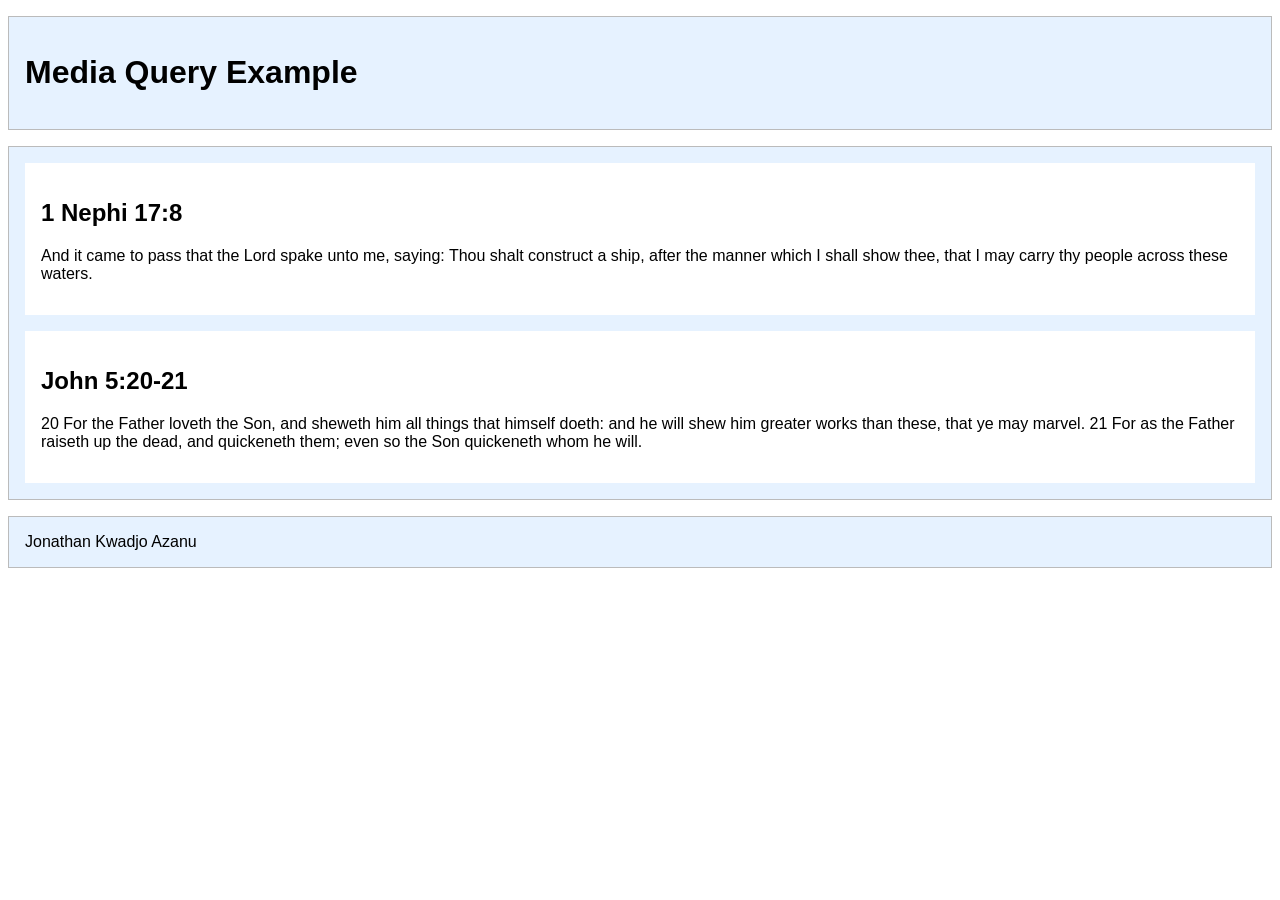
<file: week02/media-query.html>
<!DOCTYPE html>
<html lang="en">
<head>
    <meta charset="UTF-8">
    <meta name="viewport" content="width=device-width, initial-scale=1.0">
    <title>WDD 131 - Media Query Example</title>
    <meta name="description" content="Media query learning activity example page.">
    <meta name="author" content="Jonathan Kwadjo Azanu">
    <link rel="preconnect" href="https://fonts.googleapis.com">
    <link rel="preconnect" href="https://fonts.gstatic.com" crossorigin>
    <link href="https://fonts.googleapis.com/css2?family=Playfair+Display:wght@400;700&family=Source+Sans+3:wght@300;400;600&display=swap" rel="stylesheet">
    <link rel="stylesheet" href="styles/media-query.css">
    <link rel="stylesheet" href="styles/media-query-large.css">
</head>

<body>
<header>
    <h1>Media Query Example</h1>
</header>    

<main>
    <section>
        <h2>1 Nephi 17:8</h2>
        <p>And it came to pass that the Lord spake unto me, saying: Thou shalt construct a ship, after the manner which I shall show thee, that I may carry thy people across these waters.</p>
    </section>
    <section>
        <h2>John 5:20-21</h2>
        <p>20 For the Father loveth the Son, and sheweth him all things that himself doeth: and he will shew him greater works than these, that ye may marvel.

21 For as the Father raiseth up the dead, and quickeneth them; even so the Son quickeneth whom he will.</p>
    </section>
</main>

<footer>
    Jonathan Kwadjo Azanu
</footer>
</body>
</html>
</file>
<file: styles/base.css>
/* === CSS Variables === */
:root {
  --color-primary: #151e59;
  --color-primary-dark: #235698;
  --color-accent: #c8a84b;
  --color-accent-light: #e0c97a;
  --color-bg: #f5f5f0;
  --color-white: #ffffff;
  --color-text: #573434;
  --color-text-light: #000000;
  --color-card-border: #d0d0c8;
  --font-display: 'Playfair Display', Georgia, serif;
  --font-body: 'Source Sans 3', Arial, sans-serif;
  --max-width: 960px;
  --shadow: 0 2px 12px rgba(0,0,0,0.1);
}

/* === Reset & Base === */
*, *::before, *::after {
  box-sizing: border-box;
  margin: 0;
  padding: 0;
}

body {
  font-family: var(--font-body);
  background-color: var(--color-bg);
  color: var(--color-text);
  font-size: 1rem;
  line-height: 1.65;
  min-height: 100vh;
  display: flex;
  flex-direction: column;
}

/* === Header === */
header {
  background-color: var(--color-primary);
  color: var(--color-white);
  text-align: center;

}

#course-title {
  display: block;
  font-family: var(--font-display);
  font-size: 1.2rem;
  font-weight: 700;
  letter-spacing: 0.04em;
  padding: 0.6rem 1rem;
  color: var(--color-white);
  background-color: var(--color-primary-dark);
}

/* === Navigation === */
nav {
  display: flex;
  justify-content: space-around;
  align-items: center;
  background-color: var(--color-primary);
  padding: 0;
}

nav a {
  color: var(--color-white);
  text-decoration: none;
  font-family: var(--font-body);
  font-size: 0.95rem;
  font-weight: 400;
  padding: 0.75rem 1.5rem;
  transition: background-color 0.25s ease, color 0.25s ease;
  letter-spacing: 0.02em;
}

nav a:hover,
nav a:focus {
  background-color: var(--color-accent);
  color: var(--color-primary-dark);
  outline: none;
}

/* === Main === */
main {
  max-width: var(--max-width);
  width: 100%;
  margin: 2rem auto;
  padding: 0 1.5rem;
  flex: 1;
}

main h1 {
  font-family: var(--font-display);
  font-size: 2.6rem;
  font-weight: 400;
  text-align: center;
  color: var(--color-text);
  margin-bottom: 1.8rem;
  letter-spacing: 0.02em;
}

/* === Cards Grid === */
.cards-grid {
  display: grid;
  grid-template-columns: 2fr 1fr;
  gap: 1.5rem;
  align-items: stretch;
}

/* === Card === */
.card {
  background-color: var(--color-white);
  border: 1px solid var(--color-card-border);
  border-radius: 6px;
  overflow: hidden;
  box-shadow: var(--shadow);
  display: flex;
  flex-direction: column;
}

.card h2 {
  font-family: var(--font-body);
  font-size: 1rem;
  font-weight: 700;
  text-align: center;
  background-color: var(--color-primary);
  color: var(--color-white);
  padding: 0.65rem 1rem;
  letter-spacing: 0.05em;
  text-transform: uppercase;
}

.card-body {
  flex: 1;
  padding: 1.25rem;
}

/* === About Top (bio + photo) === */
.about-top {
  display: flex;
  gap: 1rem;
  align-items: flex-start;
  margin-bottom: 1.25rem;
}

.about-top p {
  flex: 1;
  font-size: 0.95rem;
  color: var(--color-text);
}

.about-top img {
  width: 120px;
  height: 150px;
  object-fit: cover;
  border-radius: 4px;
  flex-shrink: 0;
  border: 2px solid var(--color-card-border);
}

/* === Location Section === */
.location-section {
  border-top: 1px solid var(--color-card-border);
  padding-top: 1rem;
}

.location-section h3 {
  font-family: var(--font-display);
  font-size: 1.05rem;
  font-weight: 700;
  text-align: center;
  margin-bottom: 0.9rem;
  color: var(--color-text);
}

.location-info {
  display: flex;
  gap: 1rem;
  align-items: flex-start;
}

.location-info figure {
  text-align: center;
  flex-shrink: 0;
}

.location-info figure img {
  width: 120px;
  height: 80px;
  object-fit: cover;
  border: 1px solid var(--color-card-border);
  border-radius: 3px;
  display: block;
}

.location-info figcaption {
  font-size: 0.8rem;
  font-style: italic;
  color: var(--color-text-light);
  margin-top: 0.3rem;
  text-align: center;
}

.location-info p {
  font-size: 0.93rem;
  color: var(--color-text);
  flex: 1;
}

/* === Resources List === */
.resources-list {
  list-style: disc;
  padding-left: 1.4rem;
}

.resources-list li {
  margin-bottom: 0.5rem;
}

.resources-list a {
  color: var(--color-primary);
  text-decoration: none;
  font-size: 0.95rem;
  transition: color 0.2s ease;
}

.resources-list a:hover,
.resources-list a:focus {
  color: var(--color-accent);
  text-decoration: underline;
}

/* === Footer === */
footer {
  background-color: var(--color-primary);
  color: var(--color-white);
  text-align: center;
  padding: 1rem 1.5rem;
  font-size: 0.9rem;
  margin-top: auto;
}

footer p {
  margin: 0.2rem 0;
}

footer #lastModified {
  color: var(--color-accent-light);
  font-size: 0.85rem;
}

/* === Responsive === */
@media (max-width: 680px) {
  .cards-grid {
    grid-template-columns: 1fr;
  }

  main h1 {
    font-size: 1.9rem;
  }

  .about-top {
    flex-direction: column;
  }

  .about-top img {
    width: 100%;
    height: auto;
  }

  .location-info {
    flex-direction: column;
  }

  nav {
    flex-wrap: wrap;
  }

  nav a {
    padding: 0.6rem 1rem;
    font-size: 0.88rem;
  }
}
</file>
<file: styles/form.css>
* {
  margin: 0;
  padding: 0;
  box-sizing: border-box;
}

body {
  font-family: 'Segoe UI', Tahoma, Geneva, Verdana, sans-serif;
  line-height: 1.6;
  color: #32502c;
  background: linear-gradient(135deg, #d8bfea 0%, #31044285 100%);
  min-height: 100vh;
  display: flex;
  flex-direction: column;
}

header {
  background: rgb(41, 6, 63);
  padding: 1.5rem;
  text-align: center;
  box-shadow: 0 2px 10px rgba(0,0,0,0.1);
}

h1 {
  color: #ffffff;
  font-size: 2rem;
}

main {
  max-width: 800px;
  margin: 2rem auto;
  padding: 0 1rem;
  flex: 1;
  width: 100%;
}

form, .confirmation-container {
  background: white;
  border-radius: 15px;
  padding: 2rem;
  box-shadow: 0 10px 30px rgba(0,0,0,0.2);
}

.form-group {
  margin-bottom: 1.5rem;
}

label {
  display: block;
  font-weight: 600;
  margin-bottom: 0.5rem;
  color: #2c3e50;
}

.required {
  color: #e74c3c;
}

select, input[type="date"], input[type="text"], textarea {
  width: 100%;
  padding: 0.75rem;
  border: 2px solid #e0e0e0;
  border-radius: 8px;
  font-size: 1rem;
  transition: border-color 0.3s;
}

select:focus, input:focus, textarea:focus {
  outline: none;
  border-color: #667eea;
}

.rating-label {
  margin-bottom: 0.5rem;
}

.rating-container {
  display: flex;
  flex-wrap: wrap;
  gap: 1rem;
  margin-top: 0.5rem;
}

.rating-option {
  flex: 1;
  min-width: 80px;
}

.rating-option input[type="radio"] {
  margin-right: 0.5rem;
}

.rating-option label {
  display: inline;
  font-weight: normal;
  cursor: pointer;
}

.checkbox-group {
  display: grid;
  grid-template-columns: repeat(auto-fill, minmax(180px, 1fr));
  gap: 0.75rem;
  margin-top: 0.5rem;
}

.checkbox-option {
  display: flex;
  align-items: center;
}

.checkbox-option input[type="checkbox"] {
  margin-right: 0.5rem;
  width: auto;
}

.checkbox-option label {
  display: inline;
  margin-bottom: 0;
  font-weight: normal;
  cursor: pointer;
}

textarea {
  resize: vertical;
  font-family: inherit;
}

.submit-btn {
  background: linear-gradient(135deg,#d8bfea 0%, #31044285 100%);
  color: white;
  padding: 1rem 2rem;
  border: none;
  border-radius: 8px;
  font-size: 1.1rem;
  font-weight: 600;
  cursor: pointer;
  width: 100%;
  transition: transform 0.2s, box-shadow 0.2s;
}

.submit-btn:hover {
  transform: translateY(-2px);
  box-shadow: 0 5px 15px rgba(102, 126, 234, 0.4);
}

.confirmation-container {
  text-align: center;
}

.success-icon {
  font-size: 4rem;
  color: #27ae60;
  margin-bottom: 1rem;
}

.review-counter {
  background: #f0f0f0;
  padding: 1rem;
  border-radius: 8px;
  margin: 1.5rem 0;
}

#review-count {
  font-size: 2rem;
  font-weight: bold;
  color: #667eea;
}

.back-link {
  display: inline-block;
  margin-top: 1rem;
  color: #667eea;
  text-decoration: none;
  font-weight: 600;
  transition: color 0.3s;
}

.back-link:hover {
  color: #764ba2;
  text-decoration: underline;
}

footer {
  text-align: center;
  padding: 1.5rem;
  background: rgb(41, 6, 63);
  margin-top: 2rem;
  color: #ffffff;
  width: 100%;
}

@media (max-width: 768px) {
  body {
    background: #667eea;
  }
  
  form, .confirmation-container {
    padding: 1.5rem;
  }
  
  h1 {
    font-size: 1.5rem;
  }
  
  .rating-container {
    flex-direction: column;
    gap: 0.5rem;
  }
  
  .checkbox-group {
    grid-template-columns: 1fr;
  }
}
</file>
<file: styles/place.css>
:root {
  --background-primary: #FFFFFF;       
  --background-secondary: #F0F4F8;    
  --accent-primary: #1a6425;   
  --accent-secondary: #E6A100; 
  --text-main: #175e11;              
  --text-on-accent: #FFFFFF;   
  --border-color: #D2DBE5;
  --shadow-soft: 0 4px 6px -1px rgba(0, 0, 0, 0.05);
}

* {
	margin: 0;
	padding: 0;
	box-sizing: border-box;
}

body {
	font-family: "Fira Sans", sans-serif;
	font-weight: 250;
	font-style: normal;
	background-color: var(--background-secondary);
	color: var(--text-main);

}

header {
	display: flex;
	align-items: center;
	justify-content: center;
    background-color: var(--accent-primary);
    color: white;
    padding: 2rem 3rem;
}

main {
    display: flex;
    flex-direction: column;
    width: 100%;
    flex-grow: 1;
}

.hero img {
    width: 100%;
    height: auto;
    display: block;
}

.card {
    border: var(--border-color);
    background-color: #fff;
    padding: 20px;
    margin: 1rem;
    margin-bottom: 15px;
    border-radius: 4px;
}

.card-title {
    font-size: 1.5rem;
    color: var(--text-main);
    font-weight: 500;
    text-align: center;
    background-color:#d1c7a7;
    padding: 2px;
}

.mobile-weather-icon {
    display: flex;
    justify-content: center;
    margin-bottom: 25px;
}

.weather-icon {
    width: 90px;
    height: auto;
}

.desktop-weather-icon {
    display: none; 
}

.info-table {
    margin: 0 auto;
    border-collapse: collapse;
}

.info-table td {
    padding: 6px 12px;
    font-size: 1.05rem;
}

.label {
    font-weight: bold;
    text-align: right;
    color: var(--accent-primary);
}

.value {
    text-align: left;
    color: var(--accent-primary);
}

footer {
	background-color: var(--accent-primary);
	color: white;
	text-align: center;
	padding: 1.5rem;
	
}

#lastModified {
	color: white;
	font-size: 0.9rem;
	margin-top: 5px;
}
</file>
<file: styles/place-large.css>
@media (min-width: 700px) {

    main {
        position: relative;
        padding: 0;
    }

    .card {
        position: absolute;
        background-color: rgba(255, 255, 255, 0.88); 
        padding: 0 0 20px 0;
        border-radius: 2px;
        box-shadow: 0 4px 20px rgba(0, 0, 0, 0.2);
        overflow: hidden;
    }
    .card-title{
        display: flex;
        justify-content: center;
        align-items: center;
        gap: 8px;
    }

    .card-title h2 {
        margin: 0;

    }

    .data-card {
        top: 40px;
        left: 40px;
        width: 320px;
    }


    .weather-card {
        bottom: 40px;
        right: 40px;
        width: 300px;
    }

    .weather-card h2::after {
        content: " ⛅";
}


    .desktop-weather-icon {
        font-size: 1rem;
        line-height: 1;
    }

    .mobile-weather-icon {
        display: none; 
    }

    
    .info-table {
        width: 100%;
    }

    .info-table td {
        padding: 5px 20px;
        font-size: 0.95rem;
    }

    .label {
        font-weight: bold;
        color: #444444;
    }

    .value {
        color: #000000;
    }


}
</file>
<file: styles/temples.css>
:root {
  --background-primary: #eee5da;       
  --background-secondary: #F0EDE4;    
  --accent-primary: #0973c0;   
  --accent-secondary: #8E735B; 
  --text-main: #131614;              
  --text-on-accent: #FFFFFF;   
  --border-color: #D1CEC4;
  --shadow-soft: 0 4px 6px -1px rgba(0, 0, 0, 0.05);
}

* {
	margin: 0;
	padding: 0;
	box-sizing: border-box;
}

body {
	font-family: "Fira Sans", sans-serif;
	font-weight: 250;
	font-style: normal;
	background-color: var(--background-secondary);
	color: var(--text-main);
}

header {
	display: flex;
	align-items: center;
	justify-content: center;
    background-color: var(--background-primary);
    padding: 1rem 2rem;
}

header p {
	display: block;
	font-size: 1.6rem;
	font-weight: 700;
	color: var(--accent-primary);
	justify-content: flex-end;
	margin-block-start: 0.5rem;
	margin-block-end: 0.5rem;
	margin-inline-start: 0px;
	margin-inline-end: 0px;
}

main {
	display: block;
	max-width: 1000px;
	margin: 0 auto;
	padding: 2rem 1rem;
}

main h1 {
	text-align: center;
}
nav {
	max-width: 700px;
	margin: 1rem auto;
}

.temples-galery {
	display: grid;
	grid-template-columns: 1fr;
	gap: 20px;
	margin-top: 2rem;
}
#menu {
	font-size: 1.5rem;
	border: 0;
	background: none;
	color: #de3c3c;
	position: absolute;
	top: 1rem;
	right: 1rem;
}

#menu::before {
	content: "☰";
}

#menu.open::before {
	content: "❌";
}


.navigation {
	list-style: none;
	display: none;
	flex-direction: column;
	background-color: var(--background-color);
	width: 100%;
	align-items: center;
	margin-top: 2rem;
}

.navigation.open {
	display: flex;
}

.navigation li {
	width: 100%;
	border-bottom: 1px solid var(--border-color);
}

.navigation a {
	font-weight: 700;
	display: block;
	color: var(--text-main);
	padding: 0.75rem;
	text-decoration: none;
	text-align: center;
	border-radius: 4px;
	transition: background-color 0.3s ease;
}

.navigation a:hover {
	text-decoration: none;
	background-color: rgba(142, 115, 91, 0.15);
}

figure {
	display: block;
	margin-block-start: 1em;
	margin-block-end: 1em;
	margin-inline-start: 50px;
	margin-inline-end: 50px;
	text-align: center;
	
	
}

figure img {
	width: 100%;
	max-width: 350px;
	height: auto;
	border-radius: 5px;
}

figcaption {
	padding: 2px;
	font-weight:500;
}

footer {
	background-color: var(--background-primary);
	color: var(--text-main);
	text-align: center;
	padding: 1.5rem;
	margin-top: 2rem;
}

#lastModified {
	color: var(--text-main);
	font-size: 0.9rem;
	margin-top: 5px;
}
</file>
<file: styles/temples-large.css>
@media (min-width: 512px) {

    header {
        display: flex;
        align-items: center;
        justify-content: center;
        position: relative;
    }
    
    .temples-galery {
        grid-template-columns: repeat(3, 1fr);
        gap: 20px;
    }

    figure {
        max-width: 100%;
    }

    #menu {
        display: none;
    }

    nav {
        display: flex;             
        align-items: center;       
        position: absolute;
        right: 2rem;
        top: 50%;
        margin: 0; 
    }

    .navigation {
        display: flex;
        flex-direction: row;
        justify-content: flex-end;
        margin-top: 0;
    }

    .navigation li {
        width: auto;
        border: none;
    }


}
</file>
<file: project/styles/site_plan.css>
/* ==========================================================================
   COLOR SCHEMA & TYPOGRAPHY (Step 3: CSS)
   Primary: #0f172a (Deep Slate) - Backgrounds, main headings
   Secondary: #38bdf8 (Sky Blue) - Accents, links, borders
   Accent: #f43f5e (Rose) - Highlights, key focal points
   Neutral Light: #f8fafc (Off-white) - Main body background
   Neutral Dark: #334155 (Charcoal) - Body text
   ========================================================================== */

:root {
    --primary-color: #0f172a;
    --secondary-color: #38bdf8;
    --accent-color: #f43f5e;
    --bg-color: #f8fafc;
    --text-color: #334155;
}

body {
    font-family: 'Segoe UI', Tahoma, Geneva, Verdana, sans-serif;
    line-height: 1.6;
    color: var(--text-color);
    background-color: var(--bg-color);
    margin: 0;
    padding: 20px;
}

header {
    background-color: var(--primary-color);
    color: #ffffff;
    padding: 30px;
    text-align: center;
    border-bottom: 5px solid var(--secondary-color);
    margin-bottom: 30px;
}

h1, h2, h3 {
    font-family: 'Trebuchet MS', 'Lucida Sans Unicode', 'Lucida Grande', 'Lucida Sans', Arial, sans-serif;
    color: var(--primary-color);
}

header h1 {
    color: #ffffff;
    margin: 0;
    font-size: 2.5rem;
}

header p {
    color: var(--secondary-color);
    margin-top: 10px;
    font-size: 1.1rem;
}

main {
    max-width: 900px;
    margin: 0 auto;
    background: #ffffff;
    padding: 30px;
    border-radius: 8px;
    box-shadow: 0 4px 6px rgba(0, 0, 0, 0.05);
}

section {
    margin-bottom: 40px;
    padding-bottom: 20px;
    border-bottom: 1px solid #e2e8f0;
}

section:last-of-type {
    border-bottom: none;
}

ul, ol {
    padding-left: 20px;
}

li {
    margin-bottom: 10px;
}

.color-palette {
    display: flex;
    gap: 20px;
    flex-wrap: wrap;
    margin-top: 15px;
}

.color-box {
    flex: 1;
    min-width: 150px;
    text-align: center;
    padding: 20px;
    border-radius: 6px;
    color: #fff;
    font-weight: bold;
    box-shadow: inset 0 0 10px rgba(0,0,0,0.1);
}

.wireframe-container {
    display: flex;
    gap: 20px;
    margin-top: 20px;
    flex-wrap: wrap;
}

.wireframe {
    background: #f1f5f9;
    border: 2px dashed #94a3b8;
    padding: 15px;
    border-radius: 6px;
    flex: 1;
    min-width: 280px;
}

.wireframe h4 {
    margin-top: 0;
    text-align: center;
    color: var(--primary-color);
    text-transform: uppercase;
    font-size: 0.9rem;
    letter-spacing: 1px;
}

.mock-element {
    background: #cbd5e1;
    padding: 10px;
    margin: 8px 0;
    text-align: center;
    font-size: 0.8rem;
    color: #475569;
    border-radius: 4px;
}

.mock-grid {
    display: flex;
    gap: 10px;
}

.mock-col {
    flex: 1;
    background: #cbd5e1;
    height: 60px;
    display: flex;
    align-items: center;
    justify-content: center;
    font-size: 0.8rem;
    color: #475569;
    border-radius: 4px;
}

footer {
    text-align: center;
    margin-top: 40px;
    font-size: 0.9rem;
    color: #94a3b8;
}

/* ==========================================================================
   AUDIT DESIGNATION CLASSES
   ========================================================================== */
.palette-primary { background-color: #0f172a; }
.palette-secondary { background-color: #38bdf8; color: #0f172a; }
.palette-accent { background-color: #f43f5e; }
.palette-subtext { font-size: 0.8rem; font-weight: normal; }
.wireframe-mobile-hero { height: 80px; }
.wireframe-desktop-wrapper { flex: 1.5; }
.wireframe-desktop-nav { display: flex; justify-content: space-between; align-items: center; background: #cbd5e1; padding: 5px 10px; margin-bottom: 8px; }
.wireframe-desktop-hero { height: 100px; padding-top: 30px; }
.wireframe-desktop-footer { background: #adb475; color: #ffffff; }

.about-container {
  display: grid;
  grid-template-columns: 250px 1fr;
  gap: 40px;
  align-items: start;
  margin-top: 30px;
}
.about-container img {
  width: 100%;
  border-radius: 8px;
}
@media (max-width: 768px) {
  .about-container { grid-template-columns: 1fr; }
}

.filters { margin: 20px 0; display: flex; gap: 10px; flex-wrap: wrap; }
.filter-btn {
  padding: 8px 16px; border: 2px solid var(--secondary-color);
  background: #fff; cursor: pointer; border-radius: 4px;
}
.filter-btn.active { background: var(--secondary-color); color: #fff; }
.tag { display: inline-block; background: var(--primary-color); color: #fff; padding: 4px 8px; font-size: 0.8rem; border-radius: 4px; }

/* Project cards grid */
.projects-grid {
  display: grid;
  grid-template-columns: repeat(auto-fit, minmax(280px, 1fr));
  gap: 30px;
  margin-top: 30px;
}
.project-card {
  background: #fff;
  border: 1px solid #e2e8f0;
  border-radius: 8px;
  overflow: hidden;
  transition: transform 0.3s;
}
.project-card:hover { transform: translateY(-5px); }
.project-card img { width: 100%; height: 180px; object-fit: cover; }
.project-card h3 { color: var(--primary-color); padding: 15px 15px 5px; }
.project-card p { padding: 0 15px 15px; font-size: 0.95rem; }

/* Contact form */
form { max-width: 600px; margin: 30px auto; }
label { display: block; margin-top: 15px; font-weight: bold; }
input, textarea {
  width: 100%; padding: 10px; margin-top: 5px;
  border: 2px solid #cbd5e1; border-radius: 4px;
  font-family: inherit;
}
input:focus, textarea:focus { border-color: var(--secondary-color); outline: none; }
button[type="submit"] {
  background: var(--accent-color); color: #fff;
  border: none; padding: 12px 30px; margin-top: 20px;
  border-radius: 4px; cursor: pointer; font-size: 1rem;
}
button[type="submit"]:hover { opacity: 0.9; }
.error { color: var(--accent-color); font-size: 0.85rem; }

.navbar {
  background: var(--primary-color);
  padding: 15px 30px;
  display: flex;
  justify-content: space-between;
  align-items: center;
}
.nav-logo { color: #fff; font-size: 1.5rem; font-weight: bold; }
.nav-menu { display: flex; list-style: none; gap: 25px; }
.nav-menu a { color: var(--secondary-color); text-decoration: none; }
.nav-toggle { display: none; background: none; border: none; color: #fff; font-size: 1.8rem; cursor: pointer; }

@media (max-width: 768px) {
  .nav-toggle { display: block; }
  .nav-menu { 
    display: none; 
    flex-direction: column; 
    width: 100%; 
    position: absolute;
    top: 60px;
    left: 0;
    background: var(--primary-color);
    padding: 20px;
  }
  .nav-menu.active { display: flex; }
}
</file>
<file: week02/styles/bom.css>
* {
	margin: 0;
	padding: 0;
}

body {
	height: 100vh;
	display: flex;
	flex-direction: column;
	align-items: center;
	justify-content: center;
	font-family: Acme, Arial, sans-serif;
}

h1 {
	font-size: 1.5rem;
}

main {
	margin: 1rem auto;
	border: 1px solid rgb(0 0 0 / 0.1);
	padding: 1rem;
	background-color: #ddd;
	display: flex;
	flex-direction: column;
}

input,
button {
	padding: 0.5rem;
}

button {
	margin: 0.5rem;
}

.delete {
	width: fit-content;
}

.input {
	display: flex;
	gap: 1rem;
}

.list {
	padding: 0.5rem;
}

ul {
	margin: 1rem;
	list-style: none;
}

li {
	display: flex;
	align-items: center;
	justify-content: space-between;
}

@media only screen and (min-width: 32.5em) {
	h1 {
		font-size: 2rem;
	}

	main {
		width: 320px;
	}
}
</file>
<file: week02/styles/media-query.css>
body {
    font-family: Arial, sans-serif;
}

header, main, footer{
    width: 640;
    margin: 1rem auto;
    border: 1px solid #bbb;
    padding: 1rem;
    background-color: #e6f2ff;
}

main {
    display: grid;
    grid-template-columns: 1fr;
    grid-gap: 1rem;
}

section {
    padding: 1rem;
    background-color: #fff;
}
</file>
<file: week02/styles/media-query-large.css>
@media screen and (min-width: 500px) {
	.container {
		grid-template-columns: 1fr 1fr;
	}
}
</file>
